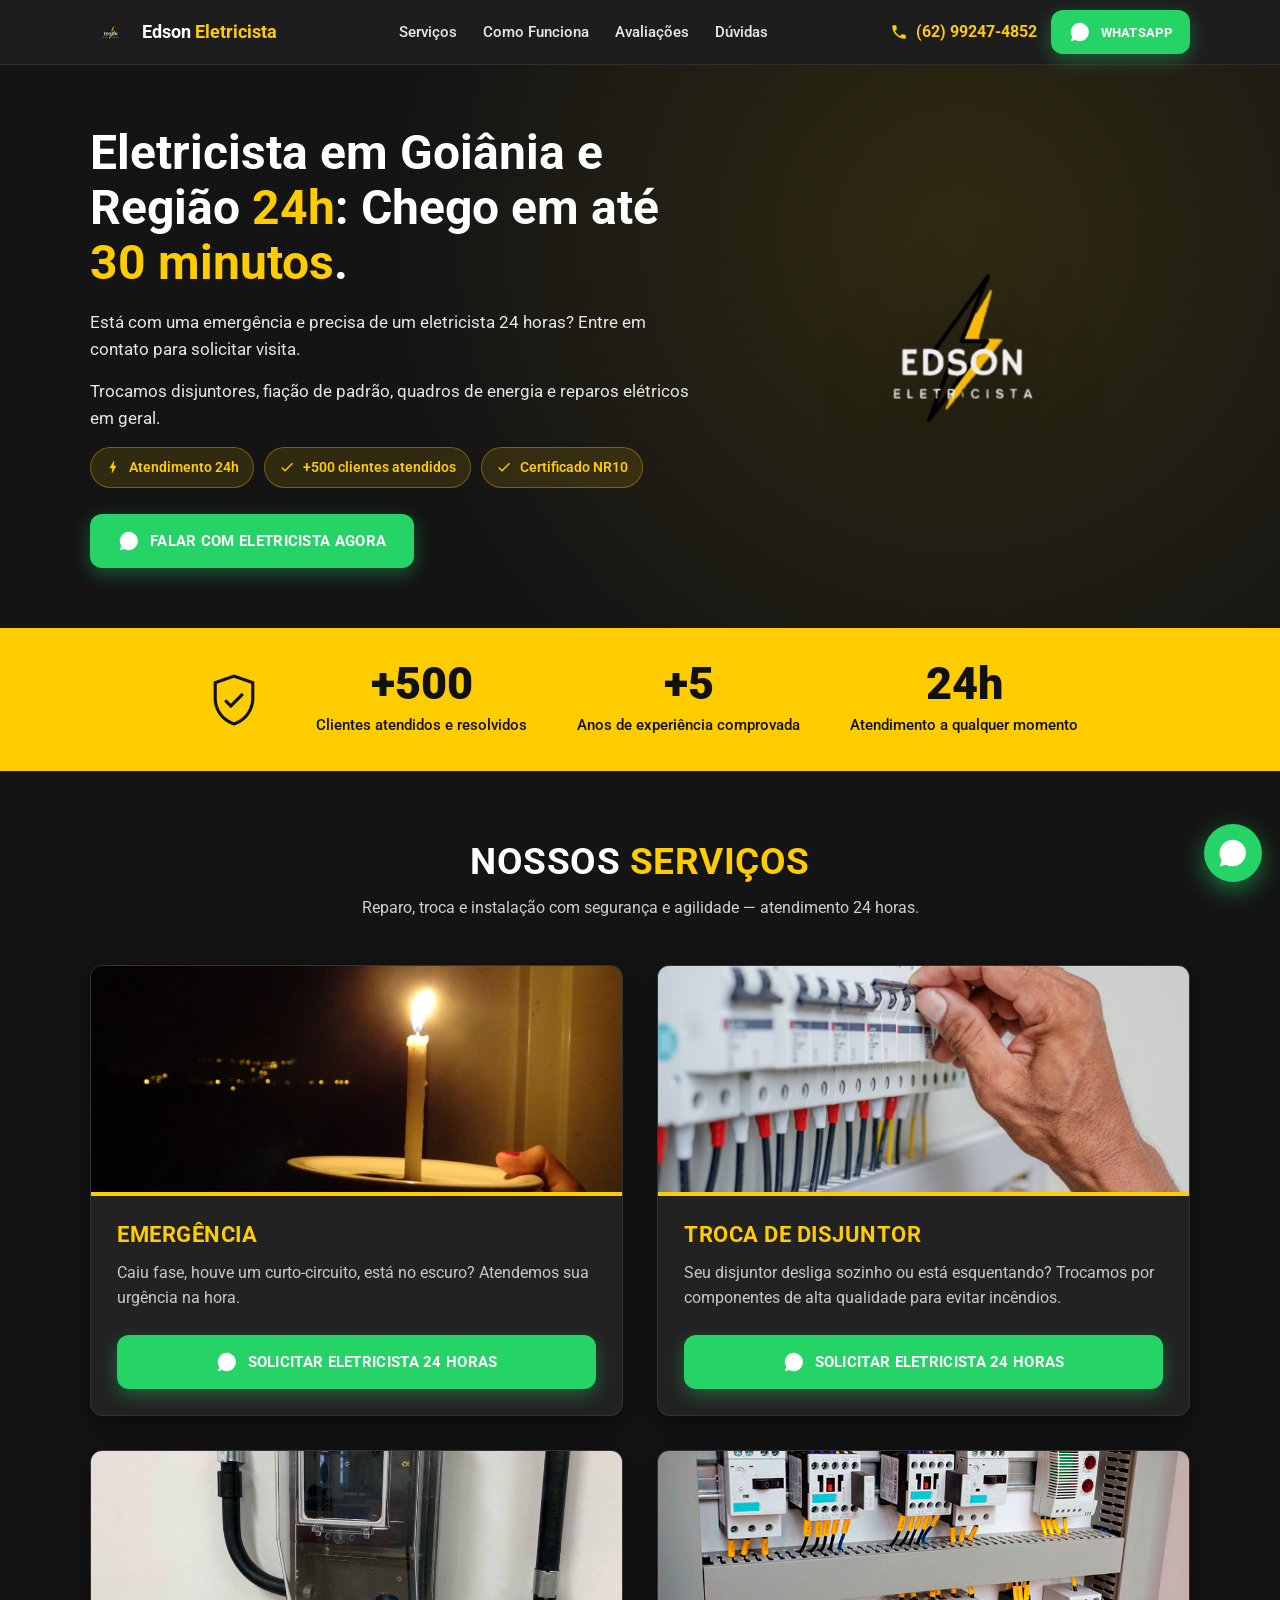
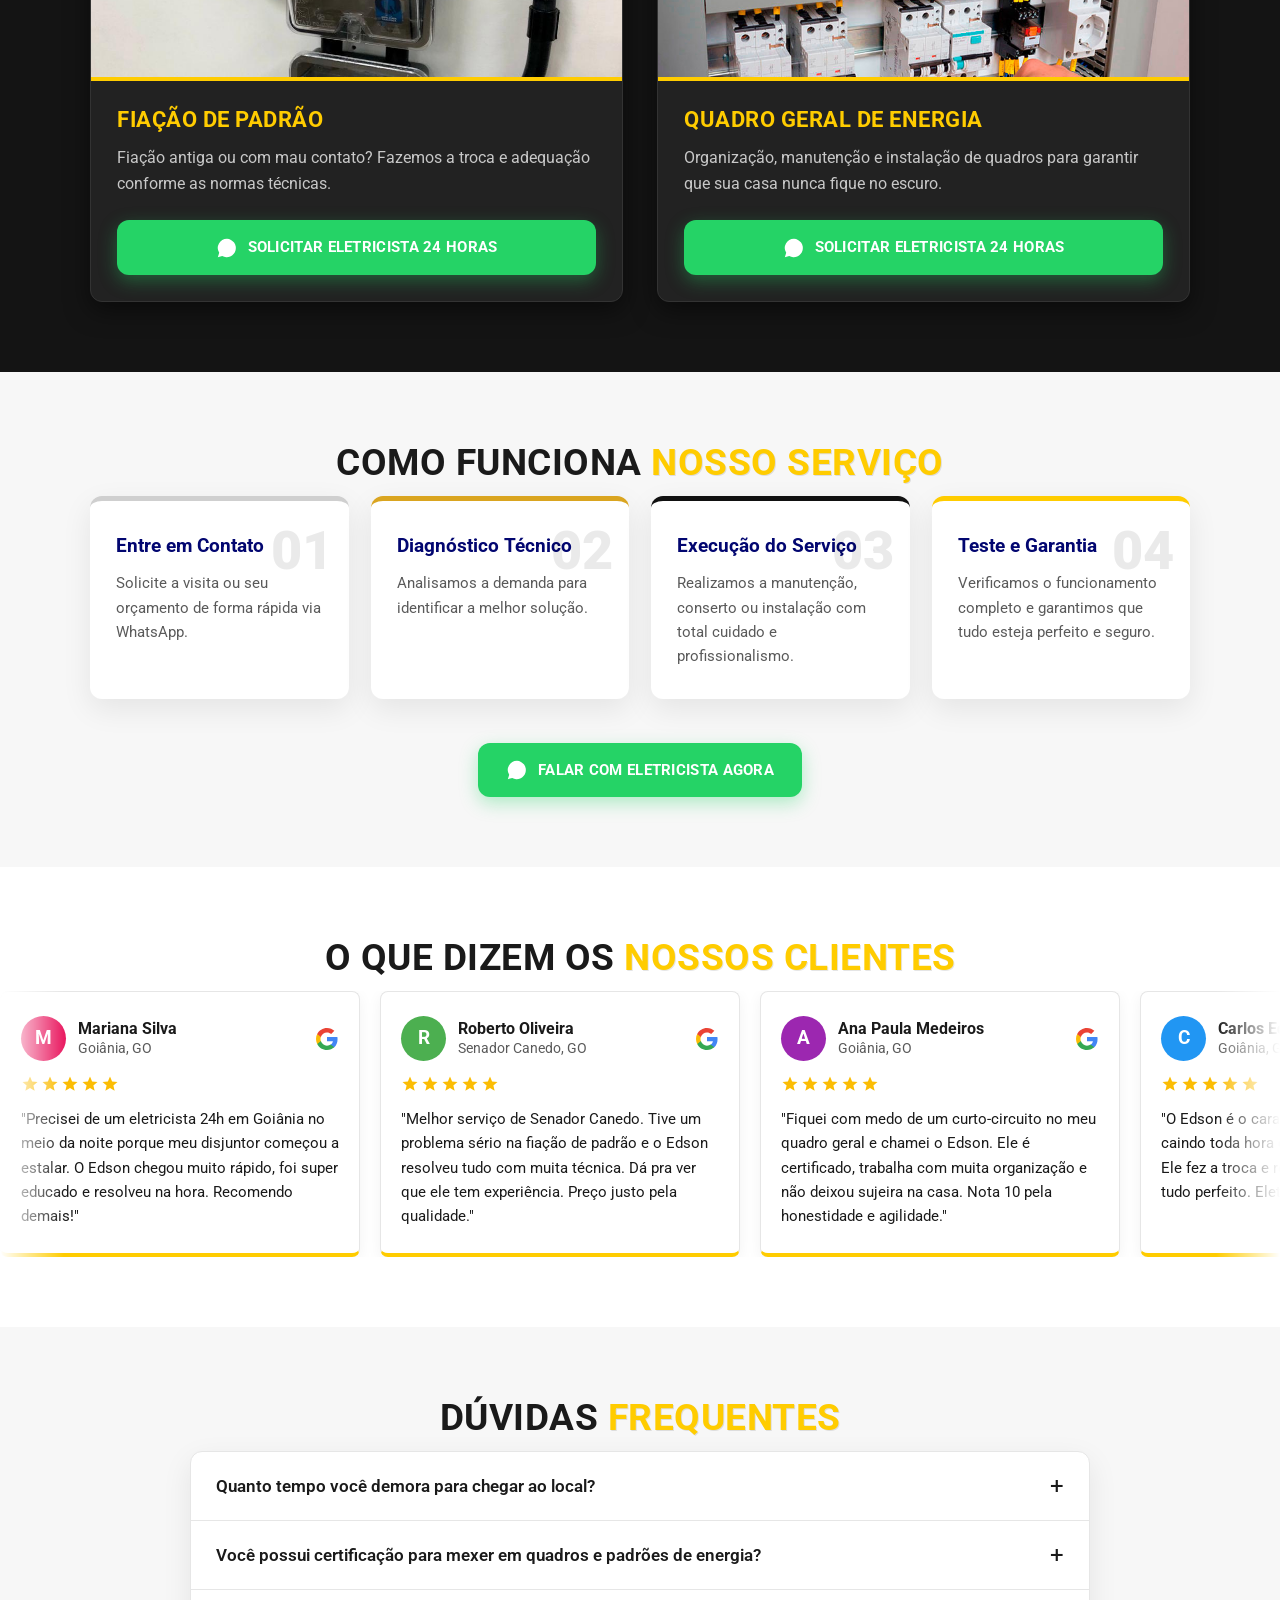
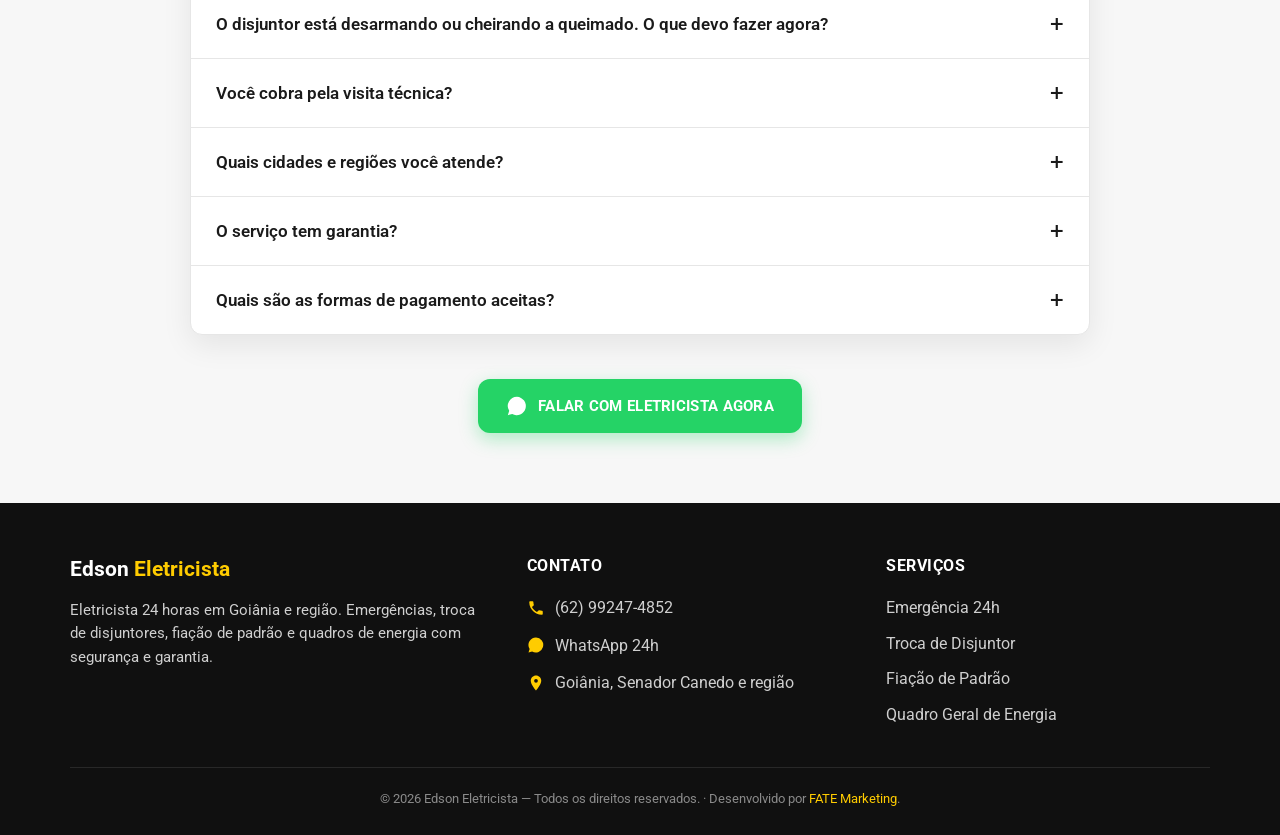
<file: index.html>
<!DOCTYPE html>
<html lang="pt-BR">
<head>
  <meta charset="UTF-8">
  <meta name="viewport" content="width=device-width, initial-scale=1.0">

  <title>Eletricista 24 Horas | Edson Eletricista | Goiânia</title>
  <meta name="description" content="Atendimento rápido em emergências elétricas, troca de disjuntores e mais. Contate-nos para serviços elétricos de qualidade!">
  <link rel="canonical" href="https://www.edsoneletricista.com.br/">
  <meta name="robots" content="index, follow, max-image-preview:large">
  <meta name="theme-color" content="#141414">
  <meta name="geo.region" content="BR-GO">
  <meta name="geo.placename" content="Goiânia">

  <meta property="og:type" content="website">
  <meta property="og:site_name" content="Edson Eletricista">
  <meta property="og:locale" content="pt_BR">
  <meta property="og:title" content="Eletricista 24 Horas | Edson Eletricista | Goiânia">
  <meta property="og:description" content="Eletricista 24h em Goiânia e região. Chego em até 30 minutos para emergências, troca de disjuntores, fiação de padrão e quadros de energia.">
  <meta property="og:url" content="https://www.edsoneletricista.com.br/">
  <meta property="og:image" content="https://www.edsoneletricista.com.br/assets/img/hero.png">
  <meta name="twitter:card" content="summary_large_image">

  <link rel="icon" href="/assets/img/hero.png">
  <link rel="apple-touch-icon" href="/assets/img/hero.png">

  <link rel="preconnect" href="https://fonts.googleapis.com">
  <link rel="preconnect" href="https://fonts.gstatic.com" crossorigin>
  <link href="https://fonts.googleapis.com/css2?family=Roboto:wght@300;400;500;700;900&display=swap" rel="stylesheet">

  <link rel="stylesheet" href="/assets/css/style.css">

  <script type="application/ld+json">
  {
    "@context": "https://schema.org",
    "@graph": [
      {
        "@type": "Electrician",
        "@id": "https://www.edsoneletricista.com.br/#business",
        "name": "Edson Eletricista",
        "image": "https://www.edsoneletricista.com.br/assets/img/hero.png",
        "url": "https://www.edsoneletricista.com.br/",
        "telephone": "+55-62-99247-4852",
        "priceRange": "$$",
        "description": "Eletricista 24 horas em Goiânia e região. Emergências elétricas, troca de disjuntores, fiação de padrão e quadros de energia.",
        "areaServed": [ { "@type": "City", "name": "Goiânia" }, { "@type": "City", "name": "Senador Canedo" }, { "@type": "City", "name": "Aparecida de Goiânia" } ],
        "address": { "@type": "PostalAddress", "addressRegion": "GO", "addressCountry": "BR" },
        "openingHours": "Mo-Su 00:00-23:59"
      },
      {
        "@type": "FAQPage",
        "mainEntity": [
          { "@type": "Question", "name": "Quanto tempo você demora para chegar ao local?", "acceptedAnswer": { "@type": "Answer", "text": "Atendemos com prioridade máxima em Goiânia e Senador Canedo. Em casos de emergência, o tempo médio de chegada é de até 45 minutos, dependendo da sua localização exata." } },
          { "@type": "Question", "name": "Você possui certificação para mexer em quadros e padrões de energia?", "acceptedAnswer": { "@type": "Answer", "text": "Sim. Sou profissional certificado pela norma NR10, regulamentação obrigatória de segurança para trabalhos com eletricidade, com mais de 5 anos de experiência prática." } },
          { "@type": "Question", "name": "O disjuntor está desarmando ou cheirando a queimado. O que devo fazer?", "acceptedAnswer": { "@type": "Answer", "text": "Para sua segurança, desligue a chave geral imediatamente e não mexa na fiação. É sinal de sobrecarga ou curto-circuito. Entre em contato para o diagnóstico técnico com os equipamentos corretos." } },
          { "@type": "Question", "name": "Você cobra pela visita técnica?", "acceptedAnswer": { "@type": "Answer", "text": "Trabalhamos com um valor de visita técnica que é abatido do serviço caso você feche o conserto conosco. Preço justo e transparente, sem surpresas." } },
          { "@type": "Question", "name": "Quais cidades e regiões você atende?", "acceptedAnswer": { "@type": "Answer", "text": "Atendemos toda a cidade de Goiânia e cidades satélites, com foco especial em Senador Canedo e Aparecida de Goiânia." } },
          { "@type": "Question", "name": "O serviço tem garantia?", "acceptedAnswer": { "@type": "Answer", "text": "Sim. Troca de disjuntor, manutenção de padrão e organização de quadro geral têm garantia técnica. Se o problema persistir, voltamos ao local sem custo adicional." } },
          { "@type": "Question", "name": "Quais são as formas de pagamento aceitas?", "acceptedAnswer": { "@type": "Answer", "text": "Aceitamos PIX, cartões de débito e crédito, com possibilidade de parcelamento." } }
        ]
      }
    ]
  }
  </script>
</head>

<body>

  <!-- ===================== HEADER ===================== -->
  <header class="site-header" id="site-header">
    <div class="site-header__inner">
      <a href="#topo" class="site-header__logo" aria-label="Edson Eletricista">
        <img src="/assets/img/hero.png" alt="" height="42">
        <b>Edson <span>Eletricista</span></b>
      </a>
      <button class="nav-toggle" id="nav-toggle" aria-label="Abrir menu" aria-expanded="false"><span></span><span></span><span></span></button>
      <nav class="site-nav" id="site-nav" aria-label="Menu">
        <a href="#servicos">Serviços</a>
        <a href="#como-funciona">Como Funciona</a>
        <a href="#avaliacoes">Avaliações</a>
        <a href="#faq">Dúvidas</a>
      </nav>
      <div class="header-cta">
        <a href="tel:+5562992474852" class="header-phone"><svg viewBox="0 0 24 24" aria-hidden="true"><path d="M6.62 10.79c1.44 2.83 3.76 5.14 6.59 6.59l2.2-2.2c.27-.27.67-.36 1.02-.24 1.12.37 2.33.57 3.57.57.55 0 1 .45 1 1V20c0 .55-.45 1-1 1-9.39 0-17-7.61-17-17 0-.55.45-1 1-1h3.5c.55 0 1 .45 1 1 0 1.25.2 2.45.57 3.57.11.35.03.74-.25 1.02l-2.2 2.2z"/></svg><span>(62) 99247-4852</span></a>
        <a href="https://wa.me/5562992474852?text=Ol%C3%A1%2C%20vim%20do%20site%20e%20preciso%20de%20um%20Eletricista" class="btn btn--wa btn--sm" target="_blank" rel="noopener"><svg viewBox="0 0 24 24" aria-hidden="true"><path d="M17.5 14.4c-.3-.15-1.77-.87-2.04-.97-.27-.1-.47-.15-.67.15-.2.3-.77.97-.94 1.17-.17.2-.35.22-.65.07-.3-.15-1.26-.46-2.4-1.48-.9-.8-1.5-1.77-1.67-2.07-.17-.3-.02-.46.13-.6.13-.13.3-.35.45-.52.15-.17.2-.3.3-.5.1-.2.05-.37-.02-.52-.07-.15-.67-1.62-.92-2.22-.24-.58-.49-.5-.67-.5h-.57c-.2 0-.52.07-.8.37-.27.3-1.04 1.02-1.04 2.5s1.07 2.9 1.22 3.1c.15.2 2.1 3.2 5.08 4.48 3.02 1.3 3.02.87 3.57.82.55-.05 1.77-.72 2.02-1.42.25-.7.25-1.3.17-1.42-.07-.12-.27-.2-.57-.35zM12 2a10 10 0 0 0-8.5 15.3L2 22l4.8-1.26A10 10 0 1 0 12 2z"/></svg>WhatsApp</a>
      </div>
    </div>
  </header>

  <!-- ===================== HERO ===================== -->
  <section class="hero" id="topo">
    <div class="container">
      <div class="hero__grid">
        <div>
          <h1 class="hero__title">Eletricista em Goiânia e Região <span class="hl">24h</span>: Chego em até <span class="hl">30 minutos</span>.</h1>
          <p class="hero__text">Está com uma emergência e precisa de um eletricista 24 horas? Entre em contato para solicitar visita.</p>
          <p class="hero__text">Trocamos disjuntores, fiação de padrão, quadros de energia e reparos elétricos em geral.</p>
          <div class="hero__badges">
            <span class="hero__badge"><svg viewBox="0 0 24 24" aria-hidden="true"><path d="M11 21h-1l1-7H7.5c-.88 0-.33-.75-.31-.78C8.48 10.94 10.42 7.54 13.01 3h1l-1 7h3.51c.4 0 .62.19.4.66C12.97 17.55 11 21 11 21z"/></svg>Atendimento 24h</span>
            <span class="hero__badge"><svg viewBox="0 0 24 24" aria-hidden="true"><path d="M9 16.2 4.8 12l-1.4 1.4L9 19 21 7l-1.4-1.4z"/></svg>+500 clientes atendidos</span>
            <span class="hero__badge"><svg viewBox="0 0 24 24" aria-hidden="true"><path d="M9 16.2 4.8 12l-1.4 1.4L9 19 21 7l-1.4-1.4z"/></svg>Certificado NR10</span>
          </div>
          <a href="https://wa.me/5562992474852?text=Ol%C3%A1%2C%20vim%20do%20site%20e%20preciso%20de%20um%20Eletricista" class="btn btn--wa" target="_blank" rel="noopener"><svg viewBox="0 0 24 24" aria-hidden="true"><path d="M17.5 14.4c-.3-.15-1.77-.87-2.04-.97-.27-.1-.47-.15-.67.15-.2.3-.77.97-.94 1.17-.17.2-.35.22-.65.07-.3-.15-1.26-.46-2.4-1.48-.9-.8-1.5-1.77-1.67-2.07-.17-.3-.02-.46.13-.6.13-.13.3-.35.45-.52.15-.17.2-.3.3-.5.1-.2.05-.37-.02-.52-.07-.15-.67-1.62-.92-2.22-.24-.58-.49-.5-.67-.5h-.57c-.2 0-.52.07-.8.37-.27.3-1.04 1.02-1.04 2.5s1.07 2.9 1.22 3.1c.15.2 2.1 3.2 5.08 4.48 3.02 1.3 3.02.87 3.57.82.55-.05 1.77-.72 2.02-1.42.25-.7.25-1.3.17-1.42-.07-.12-.27-.2-.57-.35zM12 2a10 10 0 0 0-8.5 15.3L2 22l4.8-1.26A10 10 0 1 0 12 2z"/></svg>Falar com Eletricista Agora</a>
        </div>
        <div class="hero__media"><img src="/assets/img/hero.png" alt="Edson Eletricista — atendimento 24 horas" fetchpriority="high"></div>
      </div>
    </div>
  </section>

  <!-- ===================== STATS ===================== -->
  <section class="stats" aria-label="Números da empresa">
    <div class="stats__inner">
      <div class="stat__shield" aria-hidden="true"><svg viewBox="0 0 100 100"><path d="m35.5 82.398c4.1992 3.3008 8.8008 5.6992 13.801 7.3008l0.69922 0.30078 0.69922-0.19922c5-1.6016 9.6016-4.1016 13.801-7.3008 11-8.6016 17.301-21.5 17.301-35.301v-26.199l-31.801-11-31.801 11v26.199c0 13.801 6.3008 26.699 17.301 35.199zm-12.398-57.898 26.898-9.3008 26.898 9.3008v22.699c0 12.398-5.6016 23.801-15.301 31.398-3.5 2.8008-7.3984 4.8984-11.5 6.3008-4.1016-1.3984-8-3.5-11.5-6.3008-9.8984-7.5977-15.496-19.098-15.496-31.398z"/><path d="m65.602 42.301-3.5-3.5-17.102 17.199-7.1016-7.1016-3.5 3.5 10.602 10.5z"/></svg></div>
      <div class="stat"><b>+500</b><span>Clientes atendidos e resolvidos</span></div>
      <div class="stat"><b>+5</b><span>Anos de experiência comprovada</span></div>
      <div class="stat"><b>24h</b><span>Atendimento a qualquer momento</span></div>
    </div>
  </section>

  <main>

    <!-- ============ SERVIÇOS ============ -->
    <section class="section section--dark" id="servicos" aria-labelledby="svc-title">
      <div class="container">
        <h2 class="section-title" id="svc-title">Nossos <span class="hl">Serviços</span></h2>
        <p class="section-sub">Reparo, troca e instalação com segurança e agilidade — atendimento 24 horas.</p>
        <div class="services-grid">
          <article class="service-card">
            <div class="service-img"><img src="/assets/img/svc-emergencia.jpg" alt="Emergência elétrica" loading="lazy"></div>
            <div class="service-body">
              <h3>Emergência</h3>
              <p>Caiu fase, houve um curto-circuito, está no escuro? Atendemos sua urgência na hora.</p>
              <a href="https://wa.me/5562992474852?text=Ol%C3%A1%2C%20vim%20do%20site%20e%20preciso%20de%20um%20Eletricista" class="btn btn--wa" target="_blank" rel="noopener"><svg viewBox="0 0 24 24" aria-hidden="true"><path d="M17.5 14.4c-.3-.15-1.77-.87-2.04-.97-.27-.1-.47-.15-.67.15-.2.3-.77.97-.94 1.17-.17.2-.35.22-.65.07-.3-.15-1.26-.46-2.4-1.48-.9-.8-1.5-1.77-1.67-2.07-.17-.3-.02-.46.13-.6.13-.13.3-.35.45-.52.15-.17.2-.3.3-.5.1-.2.05-.37-.02-.52-.07-.15-.67-1.62-.92-2.22-.24-.58-.49-.5-.67-.5h-.57c-.2 0-.52.07-.8.37-.27.3-1.04 1.02-1.04 2.5s1.07 2.9 1.22 3.1c.15.2 2.1 3.2 5.08 4.48 3.02 1.3 3.02.87 3.57.82.55-.05 1.77-.72 2.02-1.42.25-.7.25-1.3.17-1.42-.07-.12-.27-.2-.57-.35zM12 2a10 10 0 0 0-8.5 15.3L2 22l4.8-1.26A10 10 0 1 0 12 2z"/></svg>Solicitar Eletricista 24 Horas</a>
            </div>
          </article>
          <article class="service-card">
            <div class="service-img"><img src="/assets/img/svc-disjuntor.jpg" alt="Troca de disjuntor" loading="lazy"></div>
            <div class="service-body">
              <h3>Troca de Disjuntor</h3>
              <p>Seu disjuntor desliga sozinho ou está esquentando? Trocamos por componentes de alta qualidade para evitar incêndios.</p>
              <a href="https://wa.me/5562992474852?text=Ol%C3%A1%2C%20vim%20do%20site%20e%20preciso%20de%20um%20Eletricista" class="btn btn--wa" target="_blank" rel="noopener"><svg viewBox="0 0 24 24" aria-hidden="true"><path d="M17.5 14.4c-.3-.15-1.77-.87-2.04-.97-.27-.1-.47-.15-.67.15-.2.3-.77.97-.94 1.17-.17.2-.35.22-.65.07-.3-.15-1.26-.46-2.4-1.48-.9-.8-1.5-1.77-1.67-2.07-.17-.3-.02-.46.13-.6.13-.13.3-.35.45-.52.15-.17.2-.3.3-.5.1-.2.05-.37-.02-.52-.07-.15-.67-1.62-.92-2.22-.24-.58-.49-.5-.67-.5h-.57c-.2 0-.52.07-.8.37-.27.3-1.04 1.02-1.04 2.5s1.07 2.9 1.22 3.1c.15.2 2.1 3.2 5.08 4.48 3.02 1.3 3.02.87 3.57.82.55-.05 1.77-.72 2.02-1.42.25-.7.25-1.3.17-1.42-.07-.12-.27-.2-.57-.35zM12 2a10 10 0 0 0-8.5 15.3L2 22l4.8-1.26A10 10 0 1 0 12 2z"/></svg>Solicitar Eletricista 24 Horas</a>
            </div>
          </article>
          <article class="service-card">
            <div class="service-img"><img src="/assets/img/svc-fiacao.jpg" alt="Fiação de padrão" loading="lazy"></div>
            <div class="service-body">
              <h3>Fiação de Padrão</h3>
              <p>Fiação antiga ou com mau contato? Fazemos a troca e adequação conforme as normas técnicas.</p>
              <a href="https://wa.me/5562992474852?text=Ol%C3%A1%2C%20vim%20do%20site%20e%20preciso%20de%20um%20Eletricista" class="btn btn--wa" target="_blank" rel="noopener"><svg viewBox="0 0 24 24" aria-hidden="true"><path d="M17.5 14.4c-.3-.15-1.77-.87-2.04-.97-.27-.1-.47-.15-.67.15-.2.3-.77.97-.94 1.17-.17.2-.35.22-.65.07-.3-.15-1.26-.46-2.4-1.48-.9-.8-1.5-1.77-1.67-2.07-.17-.3-.02-.46.13-.6.13-.13.3-.35.45-.52.15-.17.2-.3.3-.5.1-.2.05-.37-.02-.52-.07-.15-.67-1.62-.92-2.22-.24-.58-.49-.5-.67-.5h-.57c-.2 0-.52.07-.8.37-.27.3-1.04 1.02-1.04 2.5s1.07 2.9 1.22 3.1c.15.2 2.1 3.2 5.08 4.48 3.02 1.3 3.02.87 3.57.82.55-.05 1.77-.72 2.02-1.42.25-.7.25-1.3.17-1.42-.07-.12-.27-.2-.57-.35zM12 2a10 10 0 0 0-8.5 15.3L2 22l4.8-1.26A10 10 0 1 0 12 2z"/></svg>Solicitar Eletricista 24 Horas</a>
            </div>
          </article>
          <article class="service-card">
            <div class="service-img"><img src="/assets/img/svc-quadro.jpg" alt="Quadro geral de energia" loading="lazy"></div>
            <div class="service-body">
              <h3>Quadro Geral de Energia</h3>
              <p>Organização, manutenção e instalação de quadros para garantir que sua casa nunca fique no escuro.</p>
              <a href="https://wa.me/5562992474852?text=Ol%C3%A1%2C%20vim%20do%20site%20e%20preciso%20de%20um%20Eletricista" class="btn btn--wa" target="_blank" rel="noopener"><svg viewBox="0 0 24 24" aria-hidden="true"><path d="M17.5 14.4c-.3-.15-1.77-.87-2.04-.97-.27-.1-.47-.15-.67.15-.2.3-.77.97-.94 1.17-.17.2-.35.22-.65.07-.3-.15-1.26-.46-2.4-1.48-.9-.8-1.5-1.77-1.67-2.07-.17-.3-.02-.46.13-.6.13-.13.3-.35.45-.52.15-.17.2-.3.3-.5.1-.2.05-.37-.02-.52-.07-.15-.67-1.62-.92-2.22-.24-.58-.49-.5-.67-.5h-.57c-.2 0-.52.07-.8.37-.27.3-1.04 1.02-1.04 2.5s1.07 2.9 1.22 3.1c.15.2 2.1 3.2 5.08 4.48 3.02 1.3 3.02.87 3.57.82.55-.05 1.77-.72 2.02-1.42.25-.7.25-1.3.17-1.42-.07-.12-.27-.2-.57-.35zM12 2a10 10 0 0 0-8.5 15.3L2 22l4.8-1.26A10 10 0 1 0 12 2z"/></svg>Solicitar Eletricista 24 Horas</a>
            </div>
          </article>
        </div>
      </div>
    </section>

    <!-- ============ COMO FUNCIONA ============ -->
    <section class="section section--soft" id="como-funciona" aria-labelledby="proc-title">
      <div class="container">
        <h2 class="section-title" id="proc-title">Como funciona <span class="hl">nosso serviço</span></h2>
        <div class="process-grid">
          <div class="process-card"><span class="num">01</span><h3>Entre em Contato</h3><p>Solicite a visita ou seu orçamento de forma rápida via WhatsApp.</p></div>
          <div class="process-card"><span class="num">02</span><h3>Diagnóstico Técnico</h3><p>Analisamos a demanda para identificar a melhor solução.</p></div>
          <div class="process-card"><span class="num">03</span><h3>Execução do Serviço</h3><p>Realizamos a manutenção, conserto ou instalação com total cuidado e profissionalismo.</p></div>
          <div class="process-card"><span class="num">04</span><h3>Teste e Garantia</h3><p>Verificamos o funcionamento completo e garantimos que tudo esteja perfeito e seguro.</p></div>
        </div>
        <div class="cta-center"><a href="https://wa.me/5562992474852?text=Ol%C3%A1%2C%20vim%20do%20site%20e%20preciso%20de%20um%20Eletricista" class="btn btn--wa" target="_blank" rel="noopener"><svg viewBox="0 0 24 24" aria-hidden="true"><path d="M17.5 14.4c-.3-.15-1.77-.87-2.04-.97-.27-.1-.47-.15-.67.15-.2.3-.77.97-.94 1.17-.17.2-.35.22-.65.07-.3-.15-1.26-.46-2.4-1.48-.9-.8-1.5-1.77-1.67-2.07-.17-.3-.02-.46.13-.6.13-.13.3-.35.45-.52.15-.17.2-.3.3-.5.1-.2.05-.37-.02-.52-.07-.15-.67-1.62-.92-2.22-.24-.58-.49-.5-.67-.5h-.57c-.2 0-.52.07-.8.37-.27.3-1.04 1.02-1.04 2.5s1.07 2.9 1.22 3.1c.15.2 2.1 3.2 5.08 4.48 3.02 1.3 3.02.87 3.57.82.55-.05 1.77-.72 2.02-1.42.25-.7.25-1.3.17-1.42-.07-.12-.27-.2-.57-.35zM12 2a10 10 0 0 0-8.5 15.3L2 22l4.8-1.26A10 10 0 1 0 12 2z"/></svg>Falar com Eletricista Agora</a></div>
      </div>
    </section>

    <!-- ============ AVALIAÇÕES ============ -->
    <section class="section" id="avaliacoes" aria-labelledby="rev-title">
      <div class="container">
        <h2 class="section-title" id="rev-title">O que dizem os <span class="hl">nossos clientes</span></h2>
      </div>
      <div class="reviews-mask">
        <div class="reviews-track" id="reviews-track">
          <div class="review-card"><div class="review-head"><div class="review-avatar" style="background:#E91E63">M</div><div class="review-user"><b>Mariana Silva</b><span>Goiânia, GO</span></div><img class="review-g" src="/assets/img/google-g.svg" alt="Google" loading="lazy"></div><div class="review-stars"><svg viewBox="0 0 24 24"><path d="M12 17.27 18.18 21l-1.64-7.03L22 9.24l-7.19-.61L12 2 9.19 8.63 2 9.24l5.46 4.73L5.82 21z"/></svg><svg viewBox="0 0 24 24"><path d="M12 17.27 18.18 21l-1.64-7.03L22 9.24l-7.19-.61L12 2 9.19 8.63 2 9.24l5.46 4.73L5.82 21z"/></svg><svg viewBox="0 0 24 24"><path d="M12 17.27 18.18 21l-1.64-7.03L22 9.24l-7.19-.61L12 2 9.19 8.63 2 9.24l5.46 4.73L5.82 21z"/></svg><svg viewBox="0 0 24 24"><path d="M12 17.27 18.18 21l-1.64-7.03L22 9.24l-7.19-.61L12 2 9.19 8.63 2 9.24l5.46 4.73L5.82 21z"/></svg><svg viewBox="0 0 24 24"><path d="M12 17.27 18.18 21l-1.64-7.03L22 9.24l-7.19-.61L12 2 9.19 8.63 2 9.24l5.46 4.73L5.82 21z"/></svg></div><div class="review-text">"Precisei de um eletricista 24h em Goiânia no meio da noite porque meu disjuntor começou a estalar. O Edson chegou muito rápido, foi super educado e resolveu na hora. Recomendo demais!"</div></div>
          <div class="review-card"><div class="review-head"><div class="review-avatar" style="background:#4CAF50">R</div><div class="review-user"><b>Roberto Oliveira</b><span>Senador Canedo, GO</span></div><img class="review-g" src="/assets/img/google-g.svg" alt="Google" loading="lazy"></div><div class="review-stars"><svg viewBox="0 0 24 24"><path d="M12 17.27 18.18 21l-1.64-7.03L22 9.24l-7.19-.61L12 2 9.19 8.63 2 9.24l5.46 4.73L5.82 21z"/></svg><svg viewBox="0 0 24 24"><path d="M12 17.27 18.18 21l-1.64-7.03L22 9.24l-7.19-.61L12 2 9.19 8.63 2 9.24l5.46 4.73L5.82 21z"/></svg><svg viewBox="0 0 24 24"><path d="M12 17.27 18.18 21l-1.64-7.03L22 9.24l-7.19-.61L12 2 9.19 8.63 2 9.24l5.46 4.73L5.82 21z"/></svg><svg viewBox="0 0 24 24"><path d="M12 17.27 18.18 21l-1.64-7.03L22 9.24l-7.19-.61L12 2 9.19 8.63 2 9.24l5.46 4.73L5.82 21z"/></svg><svg viewBox="0 0 24 24"><path d="M12 17.27 18.18 21l-1.64-7.03L22 9.24l-7.19-.61L12 2 9.19 8.63 2 9.24l5.46 4.73L5.82 21z"/></svg></div><div class="review-text">"Melhor serviço de Senador Canedo. Tive um problema sério na fiação de padrão e o Edson resolveu tudo com muita técnica. Dá pra ver que ele tem experiência. Preço justo pela qualidade."</div></div>
          <div class="review-card"><div class="review-head"><div class="review-avatar" style="background:#9C27B0">A</div><div class="review-user"><b>Ana Paula Medeiros</b><span>Goiânia, GO</span></div><img class="review-g" src="/assets/img/google-g.svg" alt="Google" loading="lazy"></div><div class="review-stars"><svg viewBox="0 0 24 24"><path d="M12 17.27 18.18 21l-1.64-7.03L22 9.24l-7.19-.61L12 2 9.19 8.63 2 9.24l5.46 4.73L5.82 21z"/></svg><svg viewBox="0 0 24 24"><path d="M12 17.27 18.18 21l-1.64-7.03L22 9.24l-7.19-.61L12 2 9.19 8.63 2 9.24l5.46 4.73L5.82 21z"/></svg><svg viewBox="0 0 24 24"><path d="M12 17.27 18.18 21l-1.64-7.03L22 9.24l-7.19-.61L12 2 9.19 8.63 2 9.24l5.46 4.73L5.82 21z"/></svg><svg viewBox="0 0 24 24"><path d="M12 17.27 18.18 21l-1.64-7.03L22 9.24l-7.19-.61L12 2 9.19 8.63 2 9.24l5.46 4.73L5.82 21z"/></svg><svg viewBox="0 0 24 24"><path d="M12 17.27 18.18 21l-1.64-7.03L22 9.24l-7.19-.61L12 2 9.19 8.63 2 9.24l5.46 4.73L5.82 21z"/></svg></div><div class="review-text">"Fiquei com medo de um curto-circuito no meu quadro geral e chamei o Edson. Ele é certificado, trabalha com muita organização e não deixou sujeira na casa. Nota 10 pela honestidade e agilidade."</div></div>
          <div class="review-card"><div class="review-head"><div class="review-avatar" style="background:#2196F3">C</div><div class="review-user"><b>Carlos Eduardo</b><span>Goiânia, GO</span></div><img class="review-g" src="/assets/img/google-g.svg" alt="Google" loading="lazy"></div><div class="review-stars"><svg viewBox="0 0 24 24"><path d="M12 17.27 18.18 21l-1.64-7.03L22 9.24l-7.19-.61L12 2 9.19 8.63 2 9.24l5.46 4.73L5.82 21z"/></svg><svg viewBox="0 0 24 24"><path d="M12 17.27 18.18 21l-1.64-7.03L22 9.24l-7.19-.61L12 2 9.19 8.63 2 9.24l5.46 4.73L5.82 21z"/></svg><svg viewBox="0 0 24 24"><path d="M12 17.27 18.18 21l-1.64-7.03L22 9.24l-7.19-.61L12 2 9.19 8.63 2 9.24l5.46 4.73L5.82 21z"/></svg><svg viewBox="0 0 24 24"><path d="M12 17.27 18.18 21l-1.64-7.03L22 9.24l-7.19-.61L12 2 9.19 8.63 2 9.24l5.46 4.73L5.82 21z"/></svg><svg viewBox="0 0 24 24"><path d="M12 17.27 18.18 21l-1.64-7.03L22 9.24l-7.19-.61L12 2 9.19 8.63 2 9.24l5.46 4.73L5.82 21z"/></svg></div><div class="review-text">"O Edson é o cara! Estava com o disjuntor caindo toda hora que ligava o ar-condicionado. Ele fez a troca e revisou a fiação. Agora está tudo perfeito. Eletricista de confiança."</div></div>
          <div class="review-card"><div class="review-head"><div class="review-avatar" style="background:#FF9800">P</div><div class="review-user"><b>Patrícia Costa</b><span>Goiânia, GO</span></div><img class="review-g" src="/assets/img/google-g.svg" alt="Google" loading="lazy"></div><div class="review-stars"><svg viewBox="0 0 24 24"><path d="M12 17.27 18.18 21l-1.64-7.03L22 9.24l-7.19-.61L12 2 9.19 8.63 2 9.24l5.46 4.73L5.82 21z"/></svg><svg viewBox="0 0 24 24"><path d="M12 17.27 18.18 21l-1.64-7.03L22 9.24l-7.19-.61L12 2 9.19 8.63 2 9.24l5.46 4.73L5.82 21z"/></svg><svg viewBox="0 0 24 24"><path d="M12 17.27 18.18 21l-1.64-7.03L22 9.24l-7.19-.61L12 2 9.19 8.63 2 9.24l5.46 4.73L5.82 21z"/></svg><svg viewBox="0 0 24 24"><path d="M12 17.27 18.18 21l-1.64-7.03L22 9.24l-7.19-.61L12 2 9.19 8.63 2 9.24l5.46 4.73L5.82 21z"/></svg><svg viewBox="0 0 24 24"><path d="M12 17.27 18.18 21l-1.64-7.03L22 9.24l-7.19-.61L12 2 9.19 8.63 2 9.24l5.46 4.73L5.82 21z"/></svg></div><div class="review-text">"Atendimento excelente! Liguei procurando um eletricista 24h em Goiânia e ele me atendeu prontamente. Resolveu um problema no meu padrão de energia que outros não conseguiram."</div></div>
          <div class="review-card"><div class="review-head"><div class="review-avatar" style="background:#607D8B">J</div><div class="review-user"><b>João Ricardo</b><span>Goiânia, GO</span></div><img class="review-g" src="/assets/img/google-g.svg" alt="Google" loading="lazy"></div><div class="review-stars"><svg viewBox="0 0 24 24"><path d="M12 17.27 18.18 21l-1.64-7.03L22 9.24l-7.19-.61L12 2 9.19 8.63 2 9.24l5.46 4.73L5.82 21z"/></svg><svg viewBox="0 0 24 24"><path d="M12 17.27 18.18 21l-1.64-7.03L22 9.24l-7.19-.61L12 2 9.19 8.63 2 9.24l5.46 4.73L5.82 21z"/></svg><svg viewBox="0 0 24 24"><path d="M12 17.27 18.18 21l-1.64-7.03L22 9.24l-7.19-.61L12 2 9.19 8.63 2 9.24l5.46 4.73L5.82 21z"/></svg><svg viewBox="0 0 24 24"><path d="M12 17.27 18.18 21l-1.64-7.03L22 9.24l-7.19-.61L12 2 9.19 8.63 2 9.24l5.46 4.73L5.82 21z"/></svg><svg viewBox="0 0 24 24"><path d="M12 17.27 18.18 21l-1.64-7.03L22 9.24l-7.19-.61L12 2 9.19 8.63 2 9.24l5.46 4.73L5.82 21z"/></svg></div><div class="review-text">"O que mais gostei foi a transparência. Ele explicou exatamente o que estava acontecendo no meu quadro geral e deu o orçamento antes de começar. Serviço de primeira, 5 estrelas."</div></div>
          <div class="review-card"><div class="review-head"><div class="review-avatar" style="background:#00BCD4">L</div><div class="review-user"><b>Luciana Ferreira</b><span>Senador Canedo, GO</span></div><img class="review-g" src="/assets/img/google-g.svg" alt="Google" loading="lazy"></div><div class="review-stars"><svg viewBox="0 0 24 24"><path d="M12 17.27 18.18 21l-1.64-7.03L22 9.24l-7.19-.61L12 2 9.19 8.63 2 9.24l5.46 4.73L5.82 21z"/></svg><svg viewBox="0 0 24 24"><path d="M12 17.27 18.18 21l-1.64-7.03L22 9.24l-7.19-.61L12 2 9.19 8.63 2 9.24l5.46 4.73L5.82 21z"/></svg><svg viewBox="0 0 24 24"><path d="M12 17.27 18.18 21l-1.64-7.03L22 9.24l-7.19-.61L12 2 9.19 8.63 2 9.24l5.46 4.73L5.82 21z"/></svg><svg viewBox="0 0 24 24"><path d="M12 17.27 18.18 21l-1.64-7.03L22 9.24l-7.19-.61L12 2 9.19 8.63 2 9.24l5.46 4.73L5.82 21z"/></svg><svg viewBox="0 0 24 24"><path d="M12 17.27 18.18 21l-1.64-7.03L22 9.24l-7.19-.61L12 2 9.19 8.63 2 9.24l5.46 4.73L5.82 21z"/></svg></div><div class="review-text">"Excelente profissional. Precisamos de manutenção urgente na fiação de padrão e o Edson foi muito ágil. Educado, uniformizado e conhece as normas de segurança. Me senti muito segura."</div></div>
          <div class="review-card"><div class="review-head"><div class="review-avatar" style="background:#3F51B5">M</div><div class="review-user"><b>Marcos Vinícius</b><span>Goiânia, GO</span></div><img class="review-g" src="/assets/img/google-g.svg" alt="Google" loading="lazy"></div><div class="review-stars"><svg viewBox="0 0 24 24"><path d="M12 17.27 18.18 21l-1.64-7.03L22 9.24l-7.19-.61L12 2 9.19 8.63 2 9.24l5.46 4.73L5.82 21z"/></svg><svg viewBox="0 0 24 24"><path d="M12 17.27 18.18 21l-1.64-7.03L22 9.24l-7.19-.61L12 2 9.19 8.63 2 9.24l5.46 4.73L5.82 21z"/></svg><svg viewBox="0 0 24 24"><path d="M12 17.27 18.18 21l-1.64-7.03L22 9.24l-7.19-.61L12 2 9.19 8.63 2 9.24l5.46 4.73L5.82 21z"/></svg><svg viewBox="0 0 24 24"><path d="M12 17.27 18.18 21l-1.64-7.03L22 9.24l-7.19-.61L12 2 9.19 8.63 2 9.24l5.46 4.73L5.82 21z"/></svg><svg viewBox="0 0 24 24"><path d="M12 17.27 18.18 21l-1.64-7.03L22 9.24l-7.19-.61L12 2 9.19 8.63 2 9.24l5.46 4.73L5.82 21z"/></svg></div><div class="review-text">"Serviço rápido e eficiente. Trocou os disjuntores da minha casa e organizou toda a fiação que estava uma bagunça. Se busca um eletricista 24h sério em Goiânia, pode chamar o Edson."</div></div>
          <!-- cópia p/ loop -->
          <div class="review-card" aria-hidden="true"><div class="review-head"><div class="review-avatar" style="background:#E91E63">M</div><div class="review-user"><b>Mariana Silva</b><span>Goiânia, GO</span></div><img class="review-g" src="/assets/img/google-g.svg" alt="Google" loading="lazy"></div><div class="review-stars"><svg viewBox="0 0 24 24"><path d="M12 17.27 18.18 21l-1.64-7.03L22 9.24l-7.19-.61L12 2 9.19 8.63 2 9.24l5.46 4.73L5.82 21z"/></svg><svg viewBox="0 0 24 24"><path d="M12 17.27 18.18 21l-1.64-7.03L22 9.24l-7.19-.61L12 2 9.19 8.63 2 9.24l5.46 4.73L5.82 21z"/></svg><svg viewBox="0 0 24 24"><path d="M12 17.27 18.18 21l-1.64-7.03L22 9.24l-7.19-.61L12 2 9.19 8.63 2 9.24l5.46 4.73L5.82 21z"/></svg><svg viewBox="0 0 24 24"><path d="M12 17.27 18.18 21l-1.64-7.03L22 9.24l-7.19-.61L12 2 9.19 8.63 2 9.24l5.46 4.73L5.82 21z"/></svg><svg viewBox="0 0 24 24"><path d="M12 17.27 18.18 21l-1.64-7.03L22 9.24l-7.19-.61L12 2 9.19 8.63 2 9.24l5.46 4.73L5.82 21z"/></svg></div><div class="review-text">"Precisei de um eletricista 24h em Goiânia no meio da noite porque meu disjuntor começou a estalar. O Edson chegou muito rápido, foi super educado e resolveu na hora. Recomendo demais!"</div></div>
          <div class="review-card" aria-hidden="true"><div class="review-head"><div class="review-avatar" style="background:#4CAF50">R</div><div class="review-user"><b>Roberto Oliveira</b><span>Senador Canedo, GO</span></div><img class="review-g" src="/assets/img/google-g.svg" alt="Google" loading="lazy"></div><div class="review-stars"><svg viewBox="0 0 24 24"><path d="M12 17.27 18.18 21l-1.64-7.03L22 9.24l-7.19-.61L12 2 9.19 8.63 2 9.24l5.46 4.73L5.82 21z"/></svg><svg viewBox="0 0 24 24"><path d="M12 17.27 18.18 21l-1.64-7.03L22 9.24l-7.19-.61L12 2 9.19 8.63 2 9.24l5.46 4.73L5.82 21z"/></svg><svg viewBox="0 0 24 24"><path d="M12 17.27 18.18 21l-1.64-7.03L22 9.24l-7.19-.61L12 2 9.19 8.63 2 9.24l5.46 4.73L5.82 21z"/></svg><svg viewBox="0 0 24 24"><path d="M12 17.27 18.18 21l-1.64-7.03L22 9.24l-7.19-.61L12 2 9.19 8.63 2 9.24l5.46 4.73L5.82 21z"/></svg><svg viewBox="0 0 24 24"><path d="M12 17.27 18.18 21l-1.64-7.03L22 9.24l-7.19-.61L12 2 9.19 8.63 2 9.24l5.46 4.73L5.82 21z"/></svg></div><div class="review-text">"Melhor serviço de Senador Canedo. Tive um problema sério na fiação de padrão e o Edson resolveu tudo com muita técnica. Dá pra ver que ele tem experiência. Preço justo pela qualidade."</div></div>
          <div class="review-card" aria-hidden="true"><div class="review-head"><div class="review-avatar" style="background:#9C27B0">A</div><div class="review-user"><b>Ana Paula Medeiros</b><span>Goiânia, GO</span></div><img class="review-g" src="/assets/img/google-g.svg" alt="Google" loading="lazy"></div><div class="review-stars"><svg viewBox="0 0 24 24"><path d="M12 17.27 18.18 21l-1.64-7.03L22 9.24l-7.19-.61L12 2 9.19 8.63 2 9.24l5.46 4.73L5.82 21z"/></svg><svg viewBox="0 0 24 24"><path d="M12 17.27 18.18 21l-1.64-7.03L22 9.24l-7.19-.61L12 2 9.19 8.63 2 9.24l5.46 4.73L5.82 21z"/></svg><svg viewBox="0 0 24 24"><path d="M12 17.27 18.18 21l-1.64-7.03L22 9.24l-7.19-.61L12 2 9.19 8.63 2 9.24l5.46 4.73L5.82 21z"/></svg><svg viewBox="0 0 24 24"><path d="M12 17.27 18.18 21l-1.64-7.03L22 9.24l-7.19-.61L12 2 9.19 8.63 2 9.24l5.46 4.73L5.82 21z"/></svg><svg viewBox="0 0 24 24"><path d="M12 17.27 18.18 21l-1.64-7.03L22 9.24l-7.19-.61L12 2 9.19 8.63 2 9.24l5.46 4.73L5.82 21z"/></svg></div><div class="review-text">"Fiquei com medo de um curto-circuito no meu quadro geral e chamei o Edson. Ele é certificado, trabalha com muita organização e não deixou sujeira na casa. Nota 10 pela honestidade e agilidade."</div></div>
          <div class="review-card" aria-hidden="true"><div class="review-head"><div class="review-avatar" style="background:#2196F3">C</div><div class="review-user"><b>Carlos Eduardo</b><span>Goiânia, GO</span></div><img class="review-g" src="/assets/img/google-g.svg" alt="Google" loading="lazy"></div><div class="review-stars"><svg viewBox="0 0 24 24"><path d="M12 17.27 18.18 21l-1.64-7.03L22 9.24l-7.19-.61L12 2 9.19 8.63 2 9.24l5.46 4.73L5.82 21z"/></svg><svg viewBox="0 0 24 24"><path d="M12 17.27 18.18 21l-1.64-7.03L22 9.24l-7.19-.61L12 2 9.19 8.63 2 9.24l5.46 4.73L5.82 21z"/></svg><svg viewBox="0 0 24 24"><path d="M12 17.27 18.18 21l-1.64-7.03L22 9.24l-7.19-.61L12 2 9.19 8.63 2 9.24l5.46 4.73L5.82 21z"/></svg><svg viewBox="0 0 24 24"><path d="M12 17.27 18.18 21l-1.64-7.03L22 9.24l-7.19-.61L12 2 9.19 8.63 2 9.24l5.46 4.73L5.82 21z"/></svg><svg viewBox="0 0 24 24"><path d="M12 17.27 18.18 21l-1.64-7.03L22 9.24l-7.19-.61L12 2 9.19 8.63 2 9.24l5.46 4.73L5.82 21z"/></svg></div><div class="review-text">"O Edson é o cara! Estava com o disjuntor caindo toda hora que ligava o ar-condicionado. Ele fez a troca e revisou a fiação. Agora está tudo perfeito. Eletricista de confiança."</div></div>
          <div class="review-card" aria-hidden="true"><div class="review-head"><div class="review-avatar" style="background:#FF9800">P</div><div class="review-user"><b>Patrícia Costa</b><span>Goiânia, GO</span></div><img class="review-g" src="/assets/img/google-g.svg" alt="Google" loading="lazy"></div><div class="review-stars"><svg viewBox="0 0 24 24"><path d="M12 17.27 18.18 21l-1.64-7.03L22 9.24l-7.19-.61L12 2 9.19 8.63 2 9.24l5.46 4.73L5.82 21z"/></svg><svg viewBox="0 0 24 24"><path d="M12 17.27 18.18 21l-1.64-7.03L22 9.24l-7.19-.61L12 2 9.19 8.63 2 9.24l5.46 4.73L5.82 21z"/></svg><svg viewBox="0 0 24 24"><path d="M12 17.27 18.18 21l-1.64-7.03L22 9.24l-7.19-.61L12 2 9.19 8.63 2 9.24l5.46 4.73L5.82 21z"/></svg><svg viewBox="0 0 24 24"><path d="M12 17.27 18.18 21l-1.64-7.03L22 9.24l-7.19-.61L12 2 9.19 8.63 2 9.24l5.46 4.73L5.82 21z"/></svg><svg viewBox="0 0 24 24"><path d="M12 17.27 18.18 21l-1.64-7.03L22 9.24l-7.19-.61L12 2 9.19 8.63 2 9.24l5.46 4.73L5.82 21z"/></svg></div><div class="review-text">"Atendimento excelente! Liguei procurando um eletricista 24h em Goiânia e ele me atendeu prontamente. Resolveu um problema no meu padrão de energia que outros não conseguiram."</div></div>
          <div class="review-card" aria-hidden="true"><div class="review-head"><div class="review-avatar" style="background:#607D8B">J</div><div class="review-user"><b>João Ricardo</b><span>Goiânia, GO</span></div><img class="review-g" src="/assets/img/google-g.svg" alt="Google" loading="lazy"></div><div class="review-stars"><svg viewBox="0 0 24 24"><path d="M12 17.27 18.18 21l-1.64-7.03L22 9.24l-7.19-.61L12 2 9.19 8.63 2 9.24l5.46 4.73L5.82 21z"/></svg><svg viewBox="0 0 24 24"><path d="M12 17.27 18.18 21l-1.64-7.03L22 9.24l-7.19-.61L12 2 9.19 8.63 2 9.24l5.46 4.73L5.82 21z"/></svg><svg viewBox="0 0 24 24"><path d="M12 17.27 18.18 21l-1.64-7.03L22 9.24l-7.19-.61L12 2 9.19 8.63 2 9.24l5.46 4.73L5.82 21z"/></svg><svg viewBox="0 0 24 24"><path d="M12 17.27 18.18 21l-1.64-7.03L22 9.24l-7.19-.61L12 2 9.19 8.63 2 9.24l5.46 4.73L5.82 21z"/></svg><svg viewBox="0 0 24 24"><path d="M12 17.27 18.18 21l-1.64-7.03L22 9.24l-7.19-.61L12 2 9.19 8.63 2 9.24l5.46 4.73L5.82 21z"/></svg></div><div class="review-text">"O que mais gostei foi a transparência. Ele explicou exatamente o que estava acontecendo no meu quadro geral e deu o orçamento antes de começar. Serviço de primeira, 5 estrelas."</div></div>
          <div class="review-card" aria-hidden="true"><div class="review-head"><div class="review-avatar" style="background:#00BCD4">L</div><div class="review-user"><b>Luciana Ferreira</b><span>Senador Canedo, GO</span></div><img class="review-g" src="/assets/img/google-g.svg" alt="Google" loading="lazy"></div><div class="review-stars"><svg viewBox="0 0 24 24"><path d="M12 17.27 18.18 21l-1.64-7.03L22 9.24l-7.19-.61L12 2 9.19 8.63 2 9.24l5.46 4.73L5.82 21z"/></svg><svg viewBox="0 0 24 24"><path d="M12 17.27 18.18 21l-1.64-7.03L22 9.24l-7.19-.61L12 2 9.19 8.63 2 9.24l5.46 4.73L5.82 21z"/></svg><svg viewBox="0 0 24 24"><path d="M12 17.27 18.18 21l-1.64-7.03L22 9.24l-7.19-.61L12 2 9.19 8.63 2 9.24l5.46 4.73L5.82 21z"/></svg><svg viewBox="0 0 24 24"><path d="M12 17.27 18.18 21l-1.64-7.03L22 9.24l-7.19-.61L12 2 9.19 8.63 2 9.24l5.46 4.73L5.82 21z"/></svg><svg viewBox="0 0 24 24"><path d="M12 17.27 18.18 21l-1.64-7.03L22 9.24l-7.19-.61L12 2 9.19 8.63 2 9.24l5.46 4.73L5.82 21z"/></svg></div><div class="review-text">"Excelente profissional. Precisamos de manutenção urgente na fiação de padrão e o Edson foi muito ágil. Educado, uniformizado e conhece as normas de segurança. Me senti muito segura."</div></div>
          <div class="review-card" aria-hidden="true"><div class="review-head"><div class="review-avatar" style="background:#3F51B5">M</div><div class="review-user"><b>Marcos Vinícius</b><span>Goiânia, GO</span></div><img class="review-g" src="/assets/img/google-g.svg" alt="Google" loading="lazy"></div><div class="review-stars"><svg viewBox="0 0 24 24"><path d="M12 17.27 18.18 21l-1.64-7.03L22 9.24l-7.19-.61L12 2 9.19 8.63 2 9.24l5.46 4.73L5.82 21z"/></svg><svg viewBox="0 0 24 24"><path d="M12 17.27 18.18 21l-1.64-7.03L22 9.24l-7.19-.61L12 2 9.19 8.63 2 9.24l5.46 4.73L5.82 21z"/></svg><svg viewBox="0 0 24 24"><path d="M12 17.27 18.18 21l-1.64-7.03L22 9.24l-7.19-.61L12 2 9.19 8.63 2 9.24l5.46 4.73L5.82 21z"/></svg><svg viewBox="0 0 24 24"><path d="M12 17.27 18.18 21l-1.64-7.03L22 9.24l-7.19-.61L12 2 9.19 8.63 2 9.24l5.46 4.73L5.82 21z"/></svg><svg viewBox="0 0 24 24"><path d="M12 17.27 18.18 21l-1.64-7.03L22 9.24l-7.19-.61L12 2 9.19 8.63 2 9.24l5.46 4.73L5.82 21z"/></svg></div><div class="review-text">"Serviço rápido e eficiente. Trocou os disjuntores da minha casa e organizou toda a fiação que estava uma bagunça. Se busca um eletricista 24h sério em Goiânia, pode chamar o Edson."</div></div>
        </div>
      </div>
    </section>

    <!-- ============ FAQ ============ -->
    <section class="section section--soft" id="faq" aria-labelledby="faq-title">
      <div class="container">
        <h2 class="section-title" id="faq-title">Dúvidas <span class="hl">frequentes</span></h2>
        <div class="faq">
          <div class="faq-item">
            <button class="faq-q">Quanto tempo você demora para chegar ao local? <span class="faq-icon">+</span></button>
            <div class="faq-a-wrap"><div class="faq-a">Atendemos com prioridade máxima em Goiânia e Senador Canedo. Em casos de emergência, nosso tempo médio de chegada é de até 45 minutos, dependendo da sua localização exata.</div></div>
          </div>
          <div class="faq-item">
            <button class="faq-q">Você possui certificação para mexer em quadros e padrões de energia? <span class="faq-icon">+</span></button>
            <div class="faq-a-wrap"><div class="faq-a">Sim. Sou profissional certificado pela norma NR10, que é a regulamentação obrigatória de segurança para trabalhos com eletricidade. Além disso, conto com mais de 5 anos de experiência prática resolvendo problemas críticos.</div></div>
          </div>
          <div class="faq-item">
            <button class="faq-q">O disjuntor está desarmando ou cheirando a queimado. O que devo fazer agora? <span class="faq-icon">+</span></button>
            <div class="faq-a-wrap"><div class="faq-a">Para sua segurança, desligue a chave geral imediatamente e não tente mexer na fiação. Esse é um sinal claro de sobrecarga ou curto-circuito. Entre em contato conosco agora para que eu possa fazer o diagnóstico técnico com os equipamentos corretos.</div></div>
          </div>
          <div class="faq-item">
            <button class="faq-q">Você cobra pela visita técnica? <span class="faq-icon">+</span></button>
            <div class="faq-a-wrap"><div class="faq-a">Trabalhamos com um valor de visita técnica que é abatido do serviço caso você feche o conserto conosco. Nosso objetivo é oferecer um preço justo e transparente, sem surpresas negativas no orçamento final.</div></div>
          </div>
          <div class="faq-item">
            <button class="faq-q">Quais cidades e regiões você atende? <span class="faq-icon">+</span></button>
            <div class="faq-a-wrap"><div class="faq-a">Atendemos toda a cidade de Goiânia (Setor Bueno, Marista, Jardim Goiás, etc.) e cidades satélites, com foco especial em Senador Canedo e Aparecida de Goiânia.</div></div>
          </div>
          <div class="faq-item">
            <button class="faq-q">O serviço tem garantia? <span class="faq-icon">+</span></button>
            <div class="faq-a-wrap"><div class="faq-a">Com certeza. Todos os nossos serviços de troca de disjuntor, manutenção de padrão e organização de quadro geral possuem garantia técnica. Se o problema persistir, voltamos ao local sem custo adicional para você.</div></div>
          </div>
          <div class="faq-item">
            <button class="faq-q">Quais são as formas de pagamento aceitas? <span class="faq-icon">+</span></button>
            <div class="faq-a-wrap"><div class="faq-a">Para facilitar o seu atendimento de urgência, aceitamos pagamentos via PIX, cartões de débito e crédito (com possibilidade de parcelamento).</div></div>
          </div>
        </div>
        <div class="cta-center"><a href="https://wa.me/5562992474852?text=Ol%C3%A1%2C%20vim%20do%20site%20e%20preciso%20de%20um%20Eletricista" class="btn btn--wa" target="_blank" rel="noopener"><svg viewBox="0 0 24 24" aria-hidden="true"><path d="M17.5 14.4c-.3-.15-1.77-.87-2.04-.97-.27-.1-.47-.15-.67.15-.2.3-.77.97-.94 1.17-.17.2-.35.22-.65.07-.3-.15-1.26-.46-2.4-1.48-.9-.8-1.5-1.77-1.67-2.07-.17-.3-.02-.46.13-.6.13-.13.3-.35.45-.52.15-.17.2-.3.3-.5.1-.2.05-.37-.02-.52-.07-.15-.67-1.62-.92-2.22-.24-.58-.49-.5-.67-.5h-.57c-.2 0-.52.07-.8.37-.27.3-1.04 1.02-1.04 2.5s1.07 2.9 1.22 3.1c.15.2 2.1 3.2 5.08 4.48 3.02 1.3 3.02.87 3.57.82.55-.05 1.77-.72 2.02-1.42.25-.7.25-1.3.17-1.42-.07-.12-.27-.2-.57-.35zM12 2a10 10 0 0 0-8.5 15.3L2 22l4.8-1.26A10 10 0 1 0 12 2z"/></svg>Falar com Eletricista Agora</a></div>
      </div>
    </section>

  </main>

  <!-- ===================== FOOTER ===================== -->
  <footer class="site-footer" id="contato">
    <div class="footer-grid">
      <div class="footer-brand">
        <b>Edson <span>Eletricista</span></b>
        <p>Eletricista 24 horas em Goiânia e região. Emergências, troca de disjuntores, fiação de padrão e quadros de energia com segurança e garantia.</p>
      </div>
      <div class="footer-contact">
        <h4>Contato</h4>
        <p><svg viewBox="0 0 24 24" aria-hidden="true"><path d="M6.62 10.79c1.44 2.83 3.76 5.14 6.59 6.59l2.2-2.2c.27-.27.67-.36 1.02-.24 1.12.37 2.33.57 3.57.57.55 0 1 .45 1 1V20c0 .55-.45 1-1 1-9.39 0-17-7.61-17-17 0-.55.45-1 1-1h3.5c.55 0 1 .45 1 1 0 1.25.2 2.45.57 3.57.11.35.03.74-.25 1.02l-2.2 2.2z"/></svg><a href="tel:+5562992474852">(62) 99247-4852</a></p>
        <p><svg viewBox="0 0 24 24" aria-hidden="true"><path d="M17.5 14.4c-.3-.15-1.77-.87-2.04-.97-.27-.1-.47-.15-.67.15-.2.3-.77.97-.94 1.17-.17.2-.35.22-.65.07-.3-.15-1.26-.46-2.4-1.48-.9-.8-1.5-1.77-1.67-2.07-.17-.3-.02-.46.13-.6.13-.13.3-.35.45-.52.15-.17.2-.3.3-.5.1-.2.05-.37-.02-.52-.07-.15-.67-1.62-.92-2.22-.24-.58-.49-.5-.67-.5h-.57c-.2 0-.52.07-.8.37-.27.3-1.04 1.02-1.04 2.5s1.07 2.9 1.22 3.1c.15.2 2.1 3.2 5.08 4.48 3.02 1.3 3.02.87 3.57.82.55-.05 1.77-.72 2.02-1.42.25-.7.25-1.3.17-1.42-.07-.12-.27-.2-.57-.35zM12 2a10 10 0 0 0-8.5 15.3L2 22l4.8-1.26A10 10 0 1 0 12 2z"/></svg><a href="https://wa.me/5562992474852?text=Ol%C3%A1%2C%20vim%20do%20site%20e%20preciso%20de%20um%20Eletricista" target="_blank" rel="noopener">WhatsApp 24h</a></p>
        <p><svg viewBox="0 0 24 24" aria-hidden="true"><path d="M12 2C8.13 2 5 5.13 5 9c0 5.25 7 13 7 13s7-7.75 7-13c0-3.87-3.13-7-7-7zm0 9.5A2.5 2.5 0 1 1 12 6.5a2.5 2.5 0 0 1 0 5z"/></svg>Goiânia, Senador Canedo e região</p>
      </div>
      <div class="footer-links">
        <h4>Serviços</h4>
        <p><a href="#servicos">Emergência 24h</a></p>
        <p><a href="#servicos">Troca de Disjuntor</a></p>
        <p><a href="#servicos">Fiação de Padrão</a></p>
        <p><a href="#servicos">Quadro Geral de Energia</a></p>
      </div>
    </div>
    <div class="footer-bottom">© 2026 Edson Eletricista — Todos os direitos reservados. · Desenvolvido por <a href="https://fatemarketing.com.br" target="_blank" rel="noopener">FATE Marketing</a>.</div>
  </footer>

  <!-- Botão flutuante WhatsApp -->
  <a href="https://wa.me/5562992474852?text=Ol%C3%A1%2C%20vim%20do%20site%20e%20preciso%20de%20um%20Eletricista" class="wa-float" target="_blank" rel="noopener" aria-label="Falar no WhatsApp">
    <svg viewBox="0 0 24 24" aria-hidden="true"><path d="M17.5 14.4c-.3-.15-1.77-.87-2.04-.97-.27-.1-.47-.15-.67.15-.2.3-.77.97-.94 1.17-.17.2-.35.22-.65.07-.3-.15-1.26-.46-2.4-1.48-.9-.8-1.5-1.77-1.67-2.07-.17-.3-.02-.46.13-.6.13-.13.3-.35.45-.52.15-.17.2-.3.3-.5.1-.2.05-.37-.02-.52-.07-.15-.67-1.62-.92-2.22-.24-.58-.49-.5-.67-.5h-.57c-.2 0-.52.07-.8.37-.27.3-1.04 1.02-1.04 2.5s1.07 2.9 1.22 3.1c.15.2 2.1 3.2 5.08 4.48 3.02 1.3 3.02.87 3.57.82.55-.05 1.77-.72 2.02-1.42.25-.7.25-1.3.17-1.42-.07-.12-.27-.2-.57-.35zM12 2a10 10 0 0 0-8.5 15.3L2 22l4.8-1.26A10 10 0 1 0 12 2z"/></svg>
  </a>

  <script src="/assets/js/main.js" defer></script>
</body>
</html>
</file>
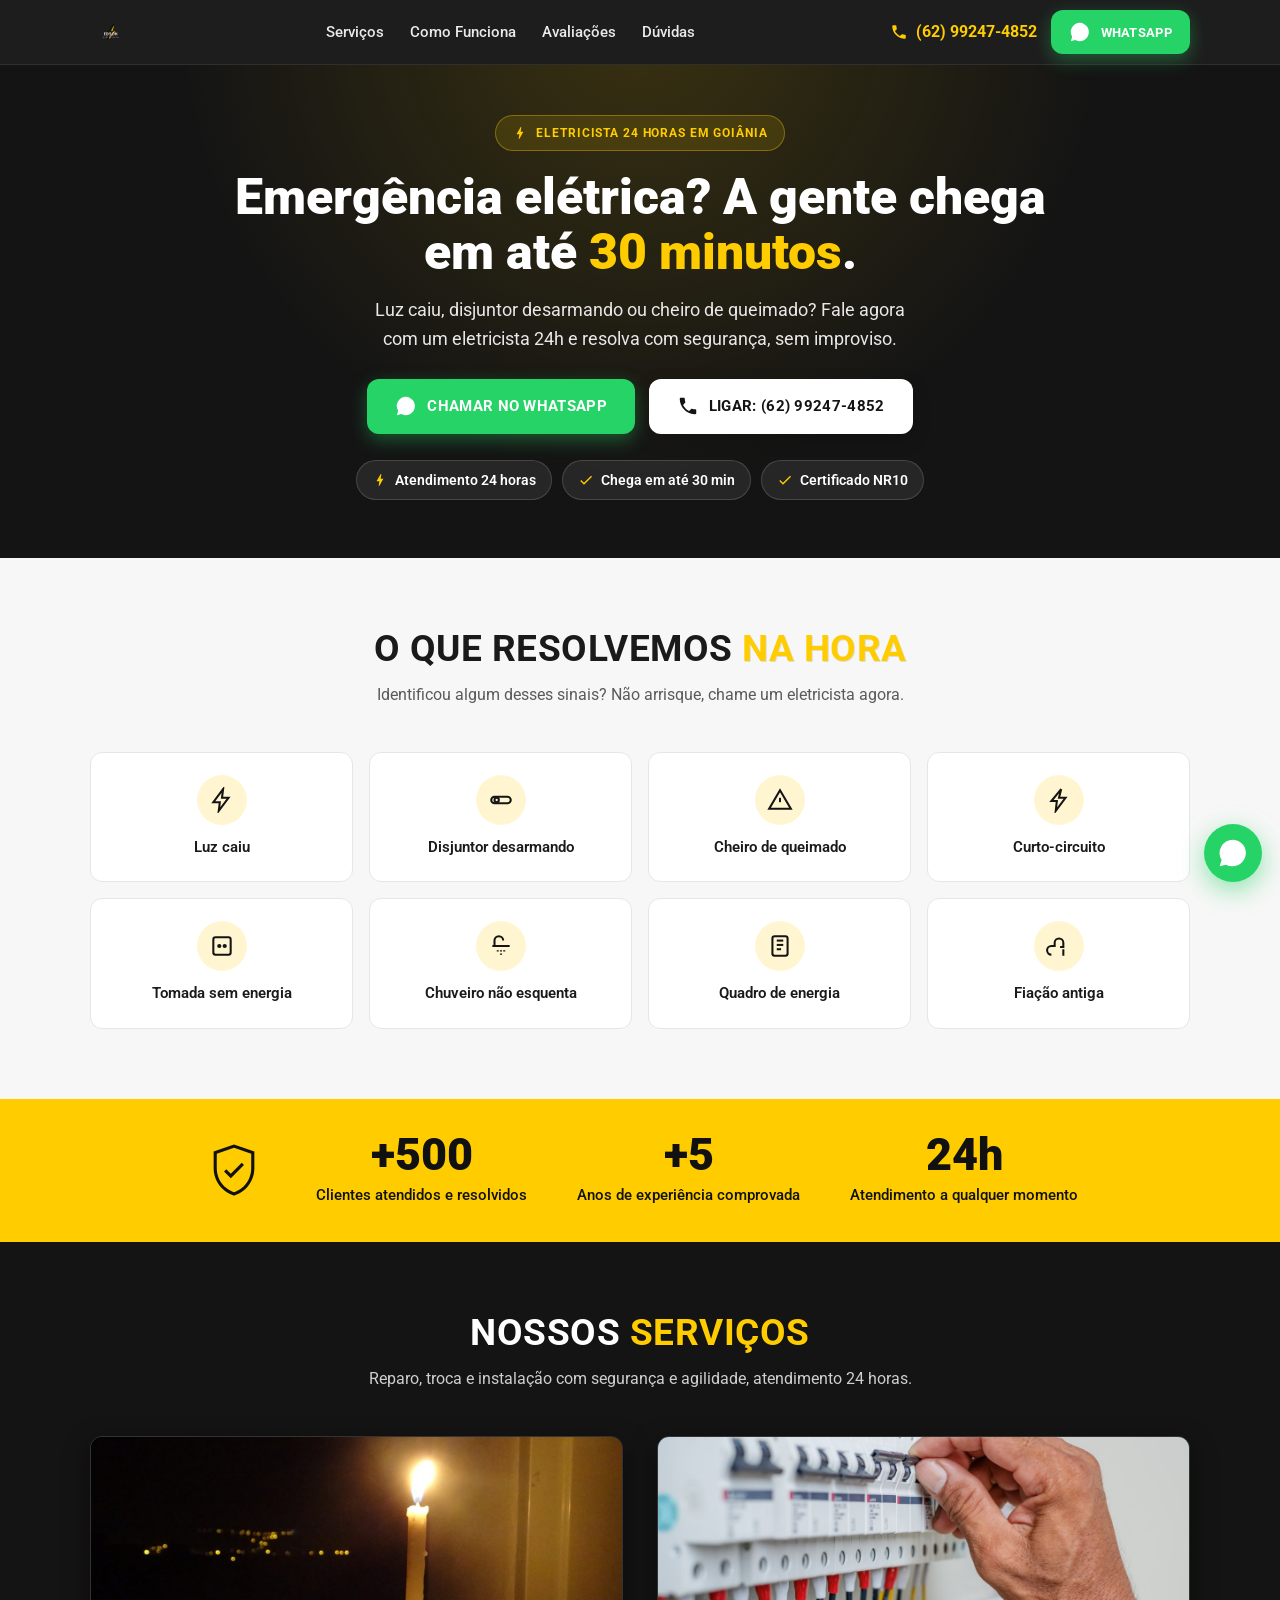
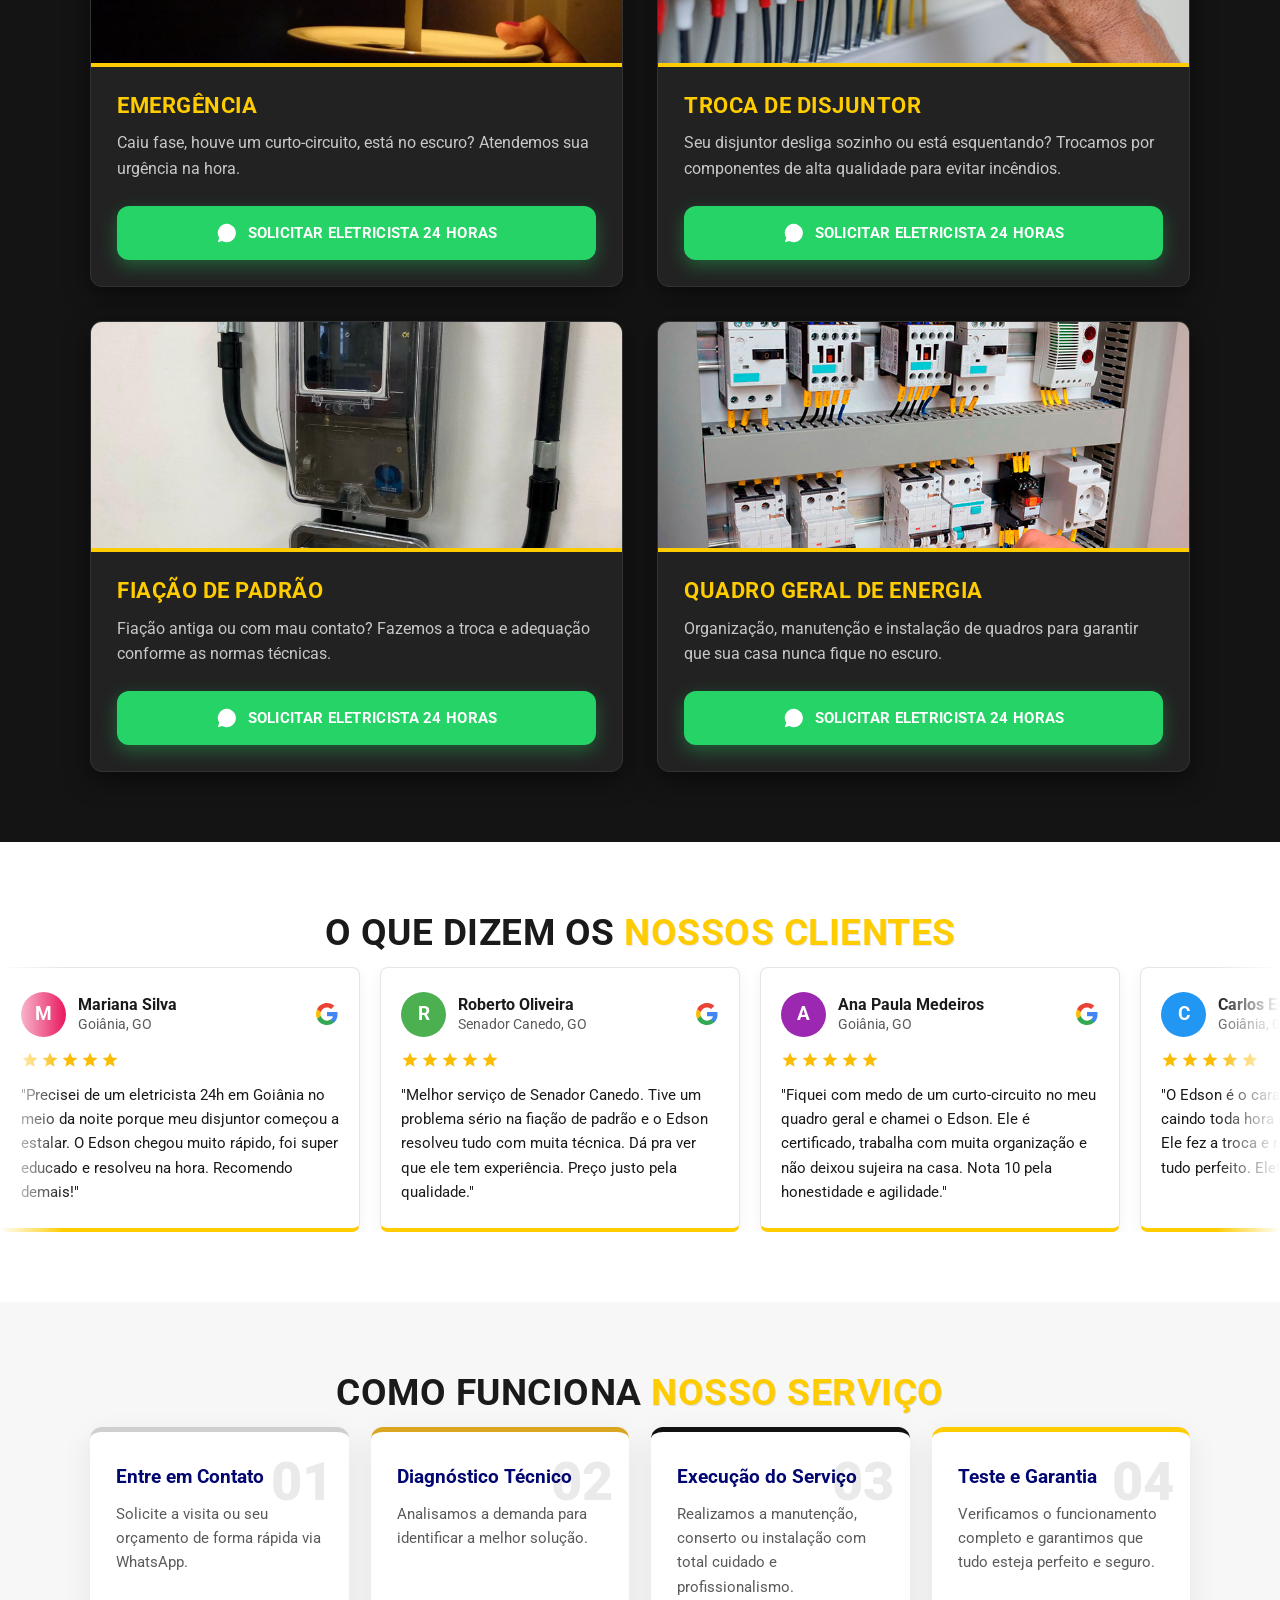
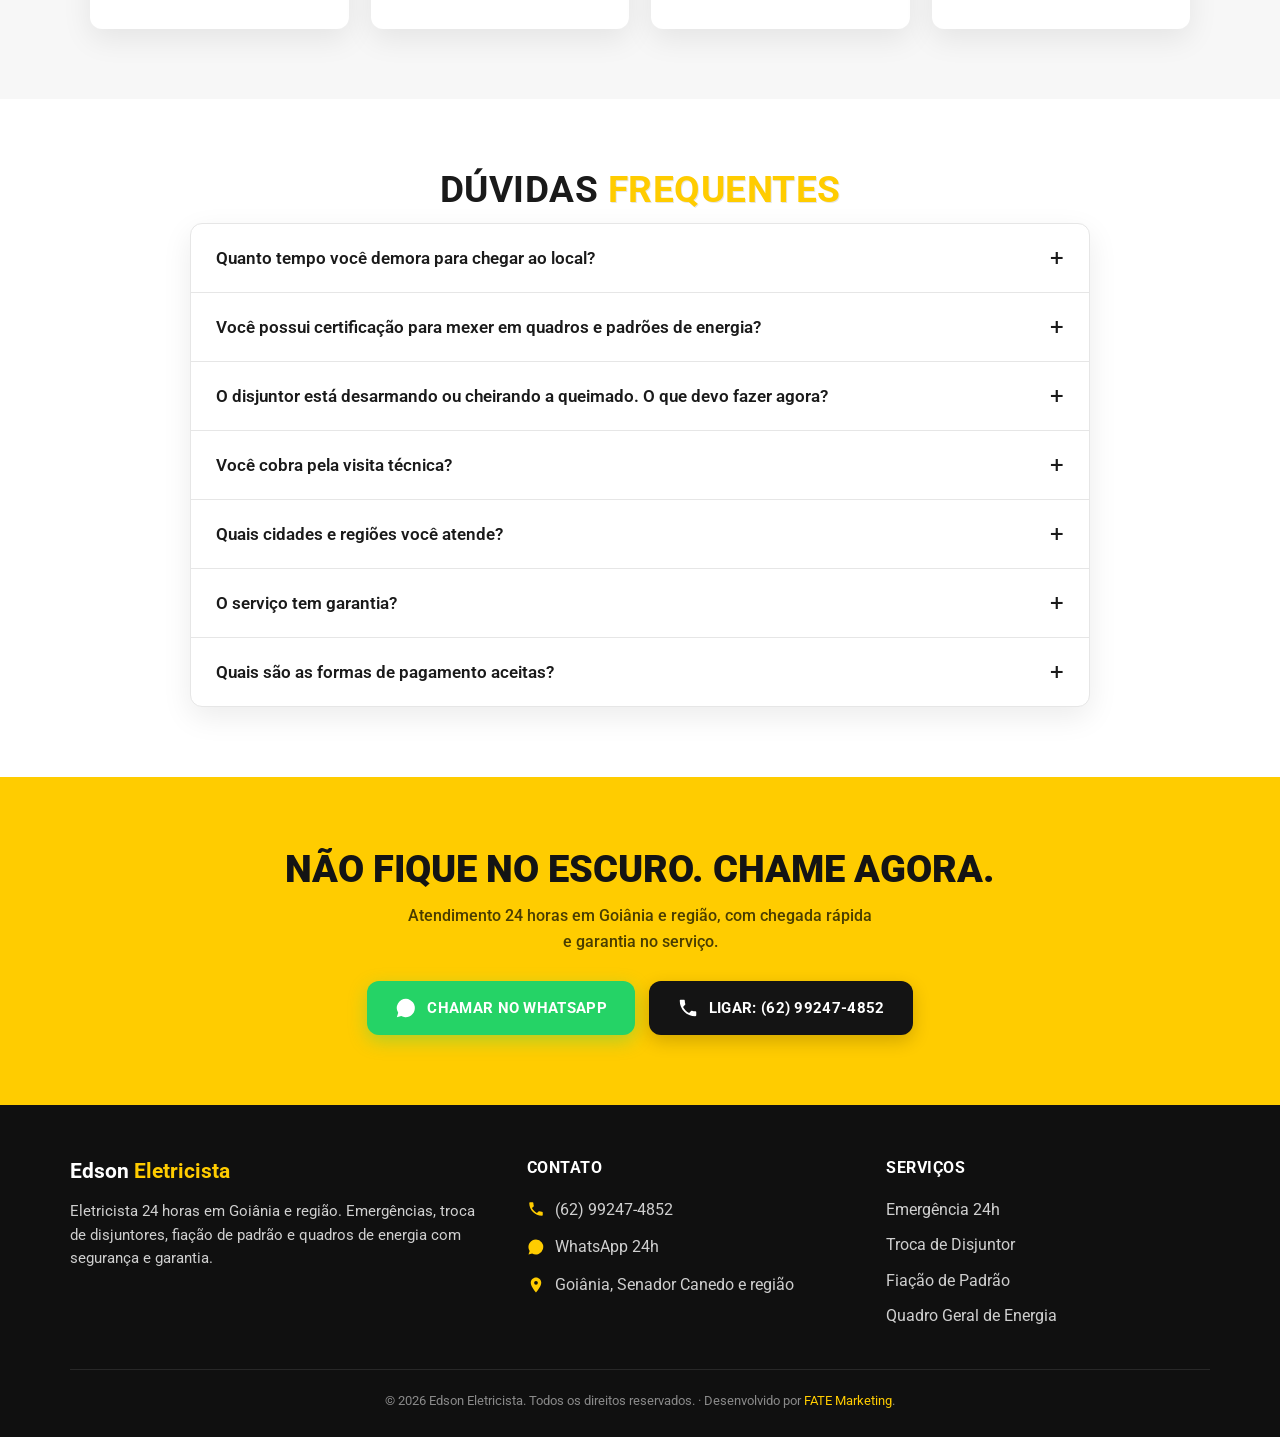
<file: v2.html>
<!DOCTYPE html>
<html lang="pt-BR">
<head>
  <meta charset="UTF-8">
  <meta name="viewport" content="width=device-width, initial-scale=1.0">

  <title>Eletricista 24h em Goiânia | Emergência Elétrica | Edson Eletricista</title>
  <meta name="description" content="Emergência elétrica em Goiânia? Eletricista 24 horas com chegada em até 30 minutos. Disjuntor, fiação de padrão, quadro de energia e reparos. Fale no WhatsApp.">
  <link rel="canonical" href="https://www.edsoneletricista.com.br/v2">
  <!-- Variante de layout (teste A/B). noindex para não competir com a home no SEO. -->
  <meta name="robots" content="noindex, follow">
  <meta name="theme-color" content="#141414">
  <meta name="geo.region" content="BR-GO">
  <meta name="geo.placename" content="Goiânia">

  <meta property="og:type" content="website">
  <meta property="og:site_name" content="Edson Eletricista">
  <meta property="og:locale" content="pt_BR">
  <meta property="og:title" content="Eletricista 24h em Goiânia | Emergência Elétrica | Edson Eletricista">
  <meta property="og:description" content="Emergência elétrica em Goiânia? Eletricista 24h com chegada em até 30 minutos. Fale no WhatsApp agora.">
  <meta property="og:url" content="https://www.edsoneletricista.com.br/v2">
  <meta property="og:image" content="https://www.edsoneletricista.com.br/assets/img/hero.png">
  <meta name="twitter:card" content="summary_large_image">

  <link rel="icon" href="/assets/img/hero.png">
  <link rel="apple-touch-icon" href="/assets/img/hero.png">

  <link rel="preconnect" href="https://fonts.googleapis.com">
  <link rel="preconnect" href="https://fonts.gstatic.com" crossorigin>
  <link href="https://fonts.googleapis.com/css2?family=Roboto:wght@300;400;500;700;900&display=swap" rel="stylesheet">

  <link rel="stylesheet" href="/assets/css/style.css">
  <link rel="stylesheet" href="/assets/css/v2.css">

  <script type="application/ld+json">
  {
    "@context": "https://schema.org",
    "@graph": [
      {
        "@type": "Electrician",
        "@id": "https://www.edsoneletricista.com.br/#business",
        "name": "Edson Eletricista",
        "image": "https://www.edsoneletricista.com.br/assets/img/hero.png",
        "url": "https://www.edsoneletricista.com.br/",
        "telephone": "+55-62-99247-4852",
        "priceRange": "$$",
        "description": "Eletricista 24 horas em Goiânia e região. Emergências elétricas, troca de disjuntores, fiação de padrão e quadros de energia.",
        "areaServed": [ { "@type": "City", "name": "Goiânia" }, { "@type": "City", "name": "Senador Canedo" }, { "@type": "City", "name": "Aparecida de Goiânia" } ],
        "address": { "@type": "PostalAddress", "addressRegion": "GO", "addressCountry": "BR" },
        "openingHours": "Mo-Su 00:00-23:59"
      },
      {
        "@type": "FAQPage",
        "mainEntity": [
          { "@type": "Question", "name": "Quanto tempo você demora para chegar ao local?", "acceptedAnswer": { "@type": "Answer", "text": "Atendemos com prioridade máxima em Goiânia e Senador Canedo. Em casos de emergência, o tempo médio de chegada é de até 45 minutos, dependendo da sua localização exata." } },
          { "@type": "Question", "name": "Você possui certificação para mexer em quadros e padrões de energia?", "acceptedAnswer": { "@type": "Answer", "text": "Sim. Sou profissional certificado pela norma NR10, regulamentação obrigatória de segurança para trabalhos com eletricidade, com mais de 5 anos de experiência prática." } },
          { "@type": "Question", "name": "O disjuntor está desarmando ou cheirando a queimado. O que devo fazer?", "acceptedAnswer": { "@type": "Answer", "text": "Para sua segurança, desligue a chave geral imediatamente e não mexa na fiação. É sinal de sobrecarga ou curto-circuito. Entre em contato para o diagnóstico técnico com os equipamentos corretos." } },
          { "@type": "Question", "name": "Você cobra pela visita técnica?", "acceptedAnswer": { "@type": "Answer", "text": "Trabalhamos com um valor de visita técnica que é abatido do serviço caso você feche o conserto conosco. Preço justo e transparente, sem surpresas." } },
          { "@type": "Question", "name": "Quais cidades e regiões você atende?", "acceptedAnswer": { "@type": "Answer", "text": "Atendemos toda a cidade de Goiânia e cidades satélites, com foco especial em Senador Canedo e Aparecida de Goiânia." } },
          { "@type": "Question", "name": "O serviço tem garantia?", "acceptedAnswer": { "@type": "Answer", "text": "Sim. Troca de disjuntor, manutenção de padrão e organização de quadro geral têm garantia técnica. Se o problema persistir, voltamos ao local sem custo adicional." } },
          { "@type": "Question", "name": "Quais são as formas de pagamento aceitas?", "acceptedAnswer": { "@type": "Answer", "text": "Aceitamos PIX, cartões de débito e crédito, com possibilidade de parcelamento." } }
        ]
      }
    ]
  }
  </script>
</head>

<body>

  <!-- ===================== HEADER ===================== -->
  <header class="site-header" id="site-header">
    <div class="site-header__inner">
      <a href="#topo" class="site-header__logo" aria-label="Edson Eletricista">
        <img src="/assets/img/hero.png" alt="Edson Eletricista" height="42">
      </a>
      <button class="nav-toggle" id="nav-toggle" aria-label="Abrir menu" aria-expanded="false"><span></span><span></span><span></span></button>
      <nav class="site-nav" id="site-nav" aria-label="Menu">
        <a href="#servicos">Serviços</a>
        <a href="#como-funciona">Como Funciona</a>
        <a href="#avaliacoes">Avaliações</a>
        <a href="#faq">Dúvidas</a>
      </nav>
      <div class="header-cta">
        <a href="tel:+5562992474852" class="header-phone"><svg viewBox="0 0 24 24" aria-hidden="true"><path d="M6.62 10.79c1.44 2.83 3.76 5.14 6.59 6.59l2.2-2.2c.27-.27.67-.36 1.02-.24 1.12.37 2.33.57 3.57.57.55 0 1 .45 1 1V20c0 .55-.45 1-1 1-9.39 0-17-7.61-17-17 0-.55.45-1 1-1h3.5c.55 0 1 .45 1 1 0 1.25.2 2.45.57 3.57.11.35.03.74-.25 1.02l-2.2 2.2z"/></svg><span>(62) 99247-4852</span></a>
        <a href="https://wa.me/5562992474852?text=Ol%C3%A1%2C%20vim%20do%20site%20e%20preciso%20de%20um%20Eletricista" class="btn btn--wa btn--sm" target="_blank" rel="noopener"><svg viewBox="0 0 24 24" aria-hidden="true"><path d="M17.5 14.4c-.3-.15-1.77-.87-2.04-.97-.27-.1-.47-.15-.67.15-.2.3-.77.97-.94 1.17-.17.2-.35.22-.65.07-.3-.15-1.26-.46-2.4-1.48-.9-.8-1.5-1.77-1.67-2.07-.17-.3-.02-.46.13-.6.13-.13.3-.35.45-.52.15-.17.2-.3.3-.5.1-.2.05-.37-.02-.52-.07-.15-.67-1.62-.92-2.22-.24-.58-.49-.5-.67-.5h-.57c-.2 0-.52.07-.8.37-.27.3-1.04 1.02-1.04 2.5s1.07 2.9 1.22 3.1c.15.2 2.1 3.2 5.08 4.48 3.02 1.3 3.02.87 3.57.82.55-.05 1.77-.72 2.02-1.42.25-.7.25-1.3.17-1.42-.07-.12-.27-.2-.57-.35zM12 2a10 10 0 0 0-8.5 15.3L2 22l4.8-1.26A10 10 0 1 0 12 2z"/></svg>WhatsApp</a>
      </div>
    </div>
  </header>

  <!-- ===================== HERO 2 (centrado / urgência) ===================== -->
  <section class="hero2" id="topo">
    <div class="container">
      <span class="hero2__eyebrow"><svg viewBox="0 0 24 24" aria-hidden="true"><path d="M11 21h-1l1-7H7.5c-.88 0-.33-.75-.31-.78C8.48 10.94 10.42 7.54 13.01 3h1l-1 7h3.51c.4 0 .62.19.4.66C12.97 17.55 11 21 11 21z"/></svg>Eletricista 24 horas em Goiânia</span>
      <h1>Emergência elétrica? A gente chega em até <span class="hl">30 minutos</span>.</h1>
      <p class="hero2__sub">Luz caiu, disjuntor desarmando ou cheiro de queimado? Fale agora com um eletricista 24h e resolva com segurança, sem improviso.</p>
      <div class="hero2__cta">
        <a href="https://wa.me/5562992474852?text=Ol%C3%A1%2C%20vim%20do%20site%20e%20preciso%20de%20um%20Eletricista" class="btn btn--wa" target="_blank" rel="noopener"><svg viewBox="0 0 24 24" aria-hidden="true"><path d="M17.5 14.4c-.3-.15-1.77-.87-2.04-.97-.27-.1-.47-.15-.67.15-.2.3-.77.97-.94 1.17-.17.2-.35.22-.65.07-.3-.15-1.26-.46-2.4-1.48-.9-.8-1.5-1.77-1.67-2.07-.17-.3-.02-.46.13-.6.13-.13.3-.35.45-.52.15-.17.2-.3.3-.5.1-.2.05-.37-.02-.52-.07-.15-.67-1.62-.92-2.22-.24-.58-.49-.5-.67-.5h-.57c-.2 0-.52.07-.8.37-.27.3-1.04 1.02-1.04 2.5s1.07 2.9 1.22 3.1c.15.2 2.1 3.2 5.08 4.48 3.02 1.3 3.02.87 3.57.82.55-.05 1.77-.72 2.02-1.42.25-.7.25-1.3.17-1.42-.07-.12-.27-.2-.57-.35zM12 2a10 10 0 0 0-8.5 15.3L2 22l4.8-1.26A10 10 0 1 0 12 2z"/></svg>Chamar no WhatsApp</a>
        <a href="tel:+5562992474852" class="btn btn--phone"><svg viewBox="0 0 24 24" aria-hidden="true"><path d="M6.62 10.79c1.44 2.83 3.76 5.14 6.59 6.59l2.2-2.2c.27-.27.67-.36 1.02-.24 1.12.37 2.33.57 3.57.57.55 0 1 .45 1 1V20c0 .55-.45 1-1 1-9.39 0-17-7.61-17-17 0-.55.45-1 1-1h3.5c.55 0 1 .45 1 1 0 1.25.2 2.45.57 3.57.11.35.03.74-.25 1.02l-2.2 2.2z"/></svg>Ligar: (62) 99247-4852</a>
      </div>
      <div class="hero2__pills">
        <span class="hero2__pill"><svg viewBox="0 0 24 24" aria-hidden="true"><path d="M11 21h-1l1-7H7.5c-.88 0-.33-.75-.31-.78C8.48 10.94 10.42 7.54 13.01 3h1l-1 7h3.51c.4 0 .62.19.4.66C12.97 17.55 11 21 11 21z"/></svg>Atendimento 24 horas</span>
        <span class="hero2__pill"><svg viewBox="0 0 24 24" aria-hidden="true"><path d="M9 16.2 4.8 12l-1.4 1.4L9 19 21 7l-1.4-1.4z"/></svg>Chega em até 30 min</span>
        <span class="hero2__pill"><svg viewBox="0 0 24 24" aria-hidden="true"><path d="M9 16.2 4.8 12l-1.4 1.4L9 19 21 7l-1.4-1.4z"/></svg>Certificado NR10</span>
      </div>
    </div>
  </section>

  <!-- ===================== PROBLEMAS (novo, topo) ===================== -->
  <section class="section section--soft" id="problemas">
    <div class="container">
      <h2 class="section-title">O que resolvemos <span class="hl">na hora</span></h2>
      <p class="section-sub">Identificou algum desses sinais? Não arrisque, chame um eletricista agora.</p>
      <div class="prob-grid">
        <div class="prob2"><div class="prob2__ico"><svg viewBox="0 0 24 24"><path d="M13 2 4 14h6l-1 8 9-12h-6z"/></svg></div><b>Luz caiu</b></div>
        <div class="prob2"><div class="prob2__ico"><svg viewBox="0 0 24 24"><rect x="3" y="9" width="18" height="6" rx="3"/><circle cx="8" cy="12" r="2"/></svg></div><b>Disjuntor desarmando</b></div>
        <div class="prob2"><div class="prob2__ico"><svg viewBox="0 0 24 24"><path d="M12 3 2 20h20z"/><path d="M12 10v4"/><path d="M12 17v.01"/></svg></div><b>Cheiro de queimado</b></div>
        <div class="prob2"><div class="prob2__ico"><svg viewBox="0 0 24 24"><path d="M14 2 5 13h5l-1 9 9-12h-6z"/></svg></div><b>Curto-circuito</b></div>
        <div class="prob2"><div class="prob2__ico"><svg viewBox="0 0 24 24"><rect x="4" y="4" width="16" height="16" rx="2"/><circle cx="9.5" cy="12" r="1"/><circle cx="14.5" cy="12" r="1"/></svg></div><b>Tomada sem energia</b></div>
        <div class="prob2"><div class="prob2__ico"><svg viewBox="0 0 24 24"><path d="M6 12V7a4 4 0 0 1 8 0M4 12h16M9 16v1M12 16v1M15 16v1M12 19v1"/></svg></div><b>Chuveiro não esquenta</b></div>
        <div class="prob2"><div class="prob2__ico"><svg viewBox="0 0 24 24"><rect x="5" y="3" width="14" height="18" rx="2"/><line x1="9" y1="7" x2="15" y2="7"/><line x1="9" y1="11" x2="15" y2="11"/><line x1="9" y1="15" x2="13" y2="15"/></svg></div><b>Quadro de energia</b></div>
        <div class="prob2"><div class="prob2__ico"><svg viewBox="0 0 24 24"><path d="M5 20a4 4 0 0 1 0-8h3V9a4 4 0 0 1 8 0v4h-3"/><path d="M16 15v6"/></svg></div><b>Fiação antiga</b></div>
      </div>
    </div>
  </section>

  <!-- ===================== STATS ===================== -->
  <section class="stats" aria-label="Números da empresa">
    <div class="stats__inner">
      <div class="stat__shield" aria-hidden="true"><svg viewBox="0 0 100 100"><path d="m35.5 82.398c4.1992 3.3008 8.8008 5.6992 13.801 7.3008l0.69922 0.30078 0.69922-0.19922c5-1.6016 9.6016-4.1016 13.801-7.3008 11-8.6016 17.301-21.5 17.301-35.301v-26.199l-31.801-11-31.801 11v26.199c0 13.801 6.3008 26.699 17.301 35.199zm-12.398-57.898 26.898-9.3008 26.898 9.3008v22.699c0 12.398-5.6016 23.801-15.301 31.398-3.5 2.8008-7.3984 4.8984-11.5 6.3008-4.1016-1.3984-8-3.5-11.5-6.3008-9.8984-7.5977-15.496-19.098-15.496-31.398z"/><path d="m65.602 42.301-3.5-3.5-17.102 17.199-7.1016-7.1016-3.5 3.5 10.602 10.5z"/></svg></div>
      <div class="stat"><b>+500</b><span>Clientes atendidos e resolvidos</span></div>
      <div class="stat"><b>+5</b><span>Anos de experiência comprovada</span></div>
      <div class="stat"><b>24h</b><span>Atendimento a qualquer momento</span></div>
    </div>
  </section>

  <main>

    <!-- ============ SERVIÇOS ============ -->
    <section class="section section--dark" id="servicos" aria-labelledby="svc-title">
      <div class="container">
        <h2 class="section-title" id="svc-title">Nossos <span class="hl">Serviços</span></h2>
        <p class="section-sub">Reparo, troca e instalação com segurança e agilidade, atendimento 24 horas.</p>
        <div class="services-grid">
          <article class="service-card">
            <div class="service-img"><img src="/assets/img/svc-emergencia.jpg" alt="Emergência elétrica" loading="lazy"></div>
            <div class="service-body">
              <h3>Emergência</h3>
              <p>Caiu fase, houve um curto-circuito, está no escuro? Atendemos sua urgência na hora.</p>
              <a href="https://wa.me/5562992474852?text=Ol%C3%A1%2C%20vim%20do%20site%20e%20preciso%20de%20um%20Eletricista" class="btn btn--wa" target="_blank" rel="noopener"><svg viewBox="0 0 24 24" aria-hidden="true"><path d="M17.5 14.4c-.3-.15-1.77-.87-2.04-.97-.27-.1-.47-.15-.67.15-.2.3-.77.97-.94 1.17-.17.2-.35.22-.65.07-.3-.15-1.26-.46-2.4-1.48-.9-.8-1.5-1.77-1.67-2.07-.17-.3-.02-.46.13-.6.13-.13.3-.35.45-.52.15-.17.2-.3.3-.5.1-.2.05-.37-.02-.52-.07-.15-.67-1.62-.92-2.22-.24-.58-.49-.5-.67-.5h-.57c-.2 0-.52.07-.8.37-.27.3-1.04 1.02-1.04 2.5s1.07 2.9 1.22 3.1c.15.2 2.1 3.2 5.08 4.48 3.02 1.3 3.02.87 3.57.82.55-.05 1.77-.72 2.02-1.42.25-.7.25-1.3.17-1.42-.07-.12-.27-.2-.57-.35zM12 2a10 10 0 0 0-8.5 15.3L2 22l4.8-1.26A10 10 0 1 0 12 2z"/></svg>Solicitar Eletricista 24 Horas</a>
            </div>
          </article>
          <article class="service-card">
            <div class="service-img"><img src="/assets/img/svc-disjuntor.jpg" alt="Troca de disjuntor" loading="lazy"></div>
            <div class="service-body">
              <h3>Troca de Disjuntor</h3>
              <p>Seu disjuntor desliga sozinho ou está esquentando? Trocamos por componentes de alta qualidade para evitar incêndios.</p>
              <a href="https://wa.me/5562992474852?text=Ol%C3%A1%2C%20vim%20do%20site%20e%20preciso%20de%20um%20Eletricista" class="btn btn--wa" target="_blank" rel="noopener"><svg viewBox="0 0 24 24" aria-hidden="true"><path d="M17.5 14.4c-.3-.15-1.77-.87-2.04-.97-.27-.1-.47-.15-.67.15-.2.3-.77.97-.94 1.17-.17.2-.35.22-.65.07-.3-.15-1.26-.46-2.4-1.48-.9-.8-1.5-1.77-1.67-2.07-.17-.3-.02-.46.13-.6.13-.13.3-.35.45-.52.15-.17.2-.3.3-.5.1-.2.05-.37-.02-.52-.07-.15-.67-1.62-.92-2.22-.24-.58-.49-.5-.67-.5h-.57c-.2 0-.52.07-.8.37-.27.3-1.04 1.02-1.04 2.5s1.07 2.9 1.22 3.1c.15.2 2.1 3.2 5.08 4.48 3.02 1.3 3.02.87 3.57.82.55-.05 1.77-.72 2.02-1.42.25-.7.25-1.3.17-1.42-.07-.12-.27-.2-.57-.35zM12 2a10 10 0 0 0-8.5 15.3L2 22l4.8-1.26A10 10 0 1 0 12 2z"/></svg>Solicitar Eletricista 24 Horas</a>
            </div>
          </article>
          <article class="service-card">
            <div class="service-img"><img src="/assets/img/svc-fiacao.jpg" alt="Fiação de padrão" loading="lazy"></div>
            <div class="service-body">
              <h3>Fiação de Padrão</h3>
              <p>Fiação antiga ou com mau contato? Fazemos a troca e adequação conforme as normas técnicas.</p>
              <a href="https://wa.me/5562992474852?text=Ol%C3%A1%2C%20vim%20do%20site%20e%20preciso%20de%20um%20Eletricista" class="btn btn--wa" target="_blank" rel="noopener"><svg viewBox="0 0 24 24" aria-hidden="true"><path d="M17.5 14.4c-.3-.15-1.77-.87-2.04-.97-.27-.1-.47-.15-.67.15-.2.3-.77.97-.94 1.17-.17.2-.35.22-.65.07-.3-.15-1.26-.46-2.4-1.48-.9-.8-1.5-1.77-1.67-2.07-.17-.3-.02-.46.13-.6.13-.13.3-.35.45-.52.15-.17.2-.3.3-.5.1-.2.05-.37-.02-.52-.07-.15-.67-1.62-.92-2.22-.24-.58-.49-.5-.67-.5h-.57c-.2 0-.52.07-.8.37-.27.3-1.04 1.02-1.04 2.5s1.07 2.9 1.22 3.1c.15.2 2.1 3.2 5.08 4.48 3.02 1.3 3.02.87 3.57.82.55-.05 1.77-.72 2.02-1.42.25-.7.25-1.3.17-1.42-.07-.12-.27-.2-.57-.35zM12 2a10 10 0 0 0-8.5 15.3L2 22l4.8-1.26A10 10 0 1 0 12 2z"/></svg>Solicitar Eletricista 24 Horas</a>
            </div>
          </article>
          <article class="service-card">
            <div class="service-img"><img src="/assets/img/svc-quadro.jpg" alt="Quadro geral de energia" loading="lazy"></div>
            <div class="service-body">
              <h3>Quadro Geral de Energia</h3>
              <p>Organização, manutenção e instalação de quadros para garantir que sua casa nunca fique no escuro.</p>
              <a href="https://wa.me/5562992474852?text=Ol%C3%A1%2C%20vim%20do%20site%20e%20preciso%20de%20um%20Eletricista" class="btn btn--wa" target="_blank" rel="noopener"><svg viewBox="0 0 24 24" aria-hidden="true"><path d="M17.5 14.4c-.3-.15-1.77-.87-2.04-.97-.27-.1-.47-.15-.67.15-.2.3-.77.97-.94 1.17-.17.2-.35.22-.65.07-.3-.15-1.26-.46-2.4-1.48-.9-.8-1.5-1.77-1.67-2.07-.17-.3-.02-.46.13-.6.13-.13.3-.35.45-.52.15-.17.2-.3.3-.5.1-.2.05-.37-.02-.52-.07-.15-.67-1.62-.92-2.22-.24-.58-.49-.5-.67-.5h-.57c-.2 0-.52.07-.8.37-.27.3-1.04 1.02-1.04 2.5s1.07 2.9 1.22 3.1c.15.2 2.1 3.2 5.08 4.48 3.02 1.3 3.02.87 3.57.82.55-.05 1.77-.72 2.02-1.42.25-.7.25-1.3.17-1.42-.07-.12-.27-.2-.57-.35zM12 2a10 10 0 0 0-8.5 15.3L2 22l4.8-1.26A10 10 0 1 0 12 2z"/></svg>Solicitar Eletricista 24 Horas</a>
            </div>
          </article>
        </div>
      </div>
    </section>

    <!-- ============ AVALIAÇÕES ============ -->
    <section class="section" id="avaliacoes" aria-labelledby="rev-title">
      <div class="container">
        <h2 class="section-title" id="rev-title">O que dizem os <span class="hl">nossos clientes</span></h2>
      </div>
      <div class="reviews-mask">
        <div class="reviews-track" id="reviews-track">
          <div class="review-card"><div class="review-head"><div class="review-avatar" style="background:#E91E63">M</div><div class="review-user"><b>Mariana Silva</b><span>Goiânia, GO</span></div><img class="review-g" src="/assets/img/google-g.svg" alt="Google" loading="lazy"></div><div class="review-stars"><svg viewBox="0 0 24 24"><path d="M12 17.27 18.18 21l-1.64-7.03L22 9.24l-7.19-.61L12 2 9.19 8.63 2 9.24l5.46 4.73L5.82 21z"/></svg><svg viewBox="0 0 24 24"><path d="M12 17.27 18.18 21l-1.64-7.03L22 9.24l-7.19-.61L12 2 9.19 8.63 2 9.24l5.46 4.73L5.82 21z"/></svg><svg viewBox="0 0 24 24"><path d="M12 17.27 18.18 21l-1.64-7.03L22 9.24l-7.19-.61L12 2 9.19 8.63 2 9.24l5.46 4.73L5.82 21z"/></svg><svg viewBox="0 0 24 24"><path d="M12 17.27 18.18 21l-1.64-7.03L22 9.24l-7.19-.61L12 2 9.19 8.63 2 9.24l5.46 4.73L5.82 21z"/></svg><svg viewBox="0 0 24 24"><path d="M12 17.27 18.18 21l-1.64-7.03L22 9.24l-7.19-.61L12 2 9.19 8.63 2 9.24l5.46 4.73L5.82 21z"/></svg></div><div class="review-text">"Precisei de um eletricista 24h em Goiânia no meio da noite porque meu disjuntor começou a estalar. O Edson chegou muito rápido, foi super educado e resolveu na hora. Recomendo demais!"</div></div>
          <div class="review-card"><div class="review-head"><div class="review-avatar" style="background:#4CAF50">R</div><div class="review-user"><b>Roberto Oliveira</b><span>Senador Canedo, GO</span></div><img class="review-g" src="/assets/img/google-g.svg" alt="Google" loading="lazy"></div><div class="review-stars"><svg viewBox="0 0 24 24"><path d="M12 17.27 18.18 21l-1.64-7.03L22 9.24l-7.19-.61L12 2 9.19 8.63 2 9.24l5.46 4.73L5.82 21z"/></svg><svg viewBox="0 0 24 24"><path d="M12 17.27 18.18 21l-1.64-7.03L22 9.24l-7.19-.61L12 2 9.19 8.63 2 9.24l5.46 4.73L5.82 21z"/></svg><svg viewBox="0 0 24 24"><path d="M12 17.27 18.18 21l-1.64-7.03L22 9.24l-7.19-.61L12 2 9.19 8.63 2 9.24l5.46 4.73L5.82 21z"/></svg><svg viewBox="0 0 24 24"><path d="M12 17.27 18.18 21l-1.64-7.03L22 9.24l-7.19-.61L12 2 9.19 8.63 2 9.24l5.46 4.73L5.82 21z"/></svg><svg viewBox="0 0 24 24"><path d="M12 17.27 18.18 21l-1.64-7.03L22 9.24l-7.19-.61L12 2 9.19 8.63 2 9.24l5.46 4.73L5.82 21z"/></svg></div><div class="review-text">"Melhor serviço de Senador Canedo. Tive um problema sério na fiação de padrão e o Edson resolveu tudo com muita técnica. Dá pra ver que ele tem experiência. Preço justo pela qualidade."</div></div>
          <div class="review-card"><div class="review-head"><div class="review-avatar" style="background:#9C27B0">A</div><div class="review-user"><b>Ana Paula Medeiros</b><span>Goiânia, GO</span></div><img class="review-g" src="/assets/img/google-g.svg" alt="Google" loading="lazy"></div><div class="review-stars"><svg viewBox="0 0 24 24"><path d="M12 17.27 18.18 21l-1.64-7.03L22 9.24l-7.19-.61L12 2 9.19 8.63 2 9.24l5.46 4.73L5.82 21z"/></svg><svg viewBox="0 0 24 24"><path d="M12 17.27 18.18 21l-1.64-7.03L22 9.24l-7.19-.61L12 2 9.19 8.63 2 9.24l5.46 4.73L5.82 21z"/></svg><svg viewBox="0 0 24 24"><path d="M12 17.27 18.18 21l-1.64-7.03L22 9.24l-7.19-.61L12 2 9.19 8.63 2 9.24l5.46 4.73L5.82 21z"/></svg><svg viewBox="0 0 24 24"><path d="M12 17.27 18.18 21l-1.64-7.03L22 9.24l-7.19-.61L12 2 9.19 8.63 2 9.24l5.46 4.73L5.82 21z"/></svg><svg viewBox="0 0 24 24"><path d="M12 17.27 18.18 21l-1.64-7.03L22 9.24l-7.19-.61L12 2 9.19 8.63 2 9.24l5.46 4.73L5.82 21z"/></svg></div><div class="review-text">"Fiquei com medo de um curto-circuito no meu quadro geral e chamei o Edson. Ele é certificado, trabalha com muita organização e não deixou sujeira na casa. Nota 10 pela honestidade e agilidade."</div></div>
          <div class="review-card"><div class="review-head"><div class="review-avatar" style="background:#2196F3">C</div><div class="review-user"><b>Carlos Eduardo</b><span>Goiânia, GO</span></div><img class="review-g" src="/assets/img/google-g.svg" alt="Google" loading="lazy"></div><div class="review-stars"><svg viewBox="0 0 24 24"><path d="M12 17.27 18.18 21l-1.64-7.03L22 9.24l-7.19-.61L12 2 9.19 8.63 2 9.24l5.46 4.73L5.82 21z"/></svg><svg viewBox="0 0 24 24"><path d="M12 17.27 18.18 21l-1.64-7.03L22 9.24l-7.19-.61L12 2 9.19 8.63 2 9.24l5.46 4.73L5.82 21z"/></svg><svg viewBox="0 0 24 24"><path d="M12 17.27 18.18 21l-1.64-7.03L22 9.24l-7.19-.61L12 2 9.19 8.63 2 9.24l5.46 4.73L5.82 21z"/></svg><svg viewBox="0 0 24 24"><path d="M12 17.27 18.18 21l-1.64-7.03L22 9.24l-7.19-.61L12 2 9.19 8.63 2 9.24l5.46 4.73L5.82 21z"/></svg><svg viewBox="0 0 24 24"><path d="M12 17.27 18.18 21l-1.64-7.03L22 9.24l-7.19-.61L12 2 9.19 8.63 2 9.24l5.46 4.73L5.82 21z"/></svg></div><div class="review-text">"O Edson é o cara! Estava com o disjuntor caindo toda hora que ligava o ar-condicionado. Ele fez a troca e revisou a fiação. Agora está tudo perfeito. Eletricista de confiança."</div></div>
          <div class="review-card"><div class="review-head"><div class="review-avatar" style="background:#FF9800">P</div><div class="review-user"><b>Patrícia Costa</b><span>Goiânia, GO</span></div><img class="review-g" src="/assets/img/google-g.svg" alt="Google" loading="lazy"></div><div class="review-stars"><svg viewBox="0 0 24 24"><path d="M12 17.27 18.18 21l-1.64-7.03L22 9.24l-7.19-.61L12 2 9.19 8.63 2 9.24l5.46 4.73L5.82 21z"/></svg><svg viewBox="0 0 24 24"><path d="M12 17.27 18.18 21l-1.64-7.03L22 9.24l-7.19-.61L12 2 9.19 8.63 2 9.24l5.46 4.73L5.82 21z"/></svg><svg viewBox="0 0 24 24"><path d="M12 17.27 18.18 21l-1.64-7.03L22 9.24l-7.19-.61L12 2 9.19 8.63 2 9.24l5.46 4.73L5.82 21z"/></svg><svg viewBox="0 0 24 24"><path d="M12 17.27 18.18 21l-1.64-7.03L22 9.24l-7.19-.61L12 2 9.19 8.63 2 9.24l5.46 4.73L5.82 21z"/></svg><svg viewBox="0 0 24 24"><path d="M12 17.27 18.18 21l-1.64-7.03L22 9.24l-7.19-.61L12 2 9.19 8.63 2 9.24l5.46 4.73L5.82 21z"/></svg></div><div class="review-text">"Atendimento excelente! Liguei procurando um eletricista 24h em Goiânia e ele me atendeu prontamente. Resolveu um problema no meu padrão de energia que outros não conseguiram."</div></div>
          <div class="review-card"><div class="review-head"><div class="review-avatar" style="background:#607D8B">J</div><div class="review-user"><b>João Ricardo</b><span>Goiânia, GO</span></div><img class="review-g" src="/assets/img/google-g.svg" alt="Google" loading="lazy"></div><div class="review-stars"><svg viewBox="0 0 24 24"><path d="M12 17.27 18.18 21l-1.64-7.03L22 9.24l-7.19-.61L12 2 9.19 8.63 2 9.24l5.46 4.73L5.82 21z"/></svg><svg viewBox="0 0 24 24"><path d="M12 17.27 18.18 21l-1.64-7.03L22 9.24l-7.19-.61L12 2 9.19 8.63 2 9.24l5.46 4.73L5.82 21z"/></svg><svg viewBox="0 0 24 24"><path d="M12 17.27 18.18 21l-1.64-7.03L22 9.24l-7.19-.61L12 2 9.19 8.63 2 9.24l5.46 4.73L5.82 21z"/></svg><svg viewBox="0 0 24 24"><path d="M12 17.27 18.18 21l-1.64-7.03L22 9.24l-7.19-.61L12 2 9.19 8.63 2 9.24l5.46 4.73L5.82 21z"/></svg><svg viewBox="0 0 24 24"><path d="M12 17.27 18.18 21l-1.64-7.03L22 9.24l-7.19-.61L12 2 9.19 8.63 2 9.24l5.46 4.73L5.82 21z"/></svg></div><div class="review-text">"O que mais gostei foi a transparência. Ele explicou exatamente o que estava acontecendo no meu quadro geral e deu o orçamento antes de começar. Serviço de primeira, 5 estrelas."</div></div>
          <!-- cópia p/ loop -->
          <div class="review-card" aria-hidden="true"><div class="review-head"><div class="review-avatar" style="background:#E91E63">M</div><div class="review-user"><b>Mariana Silva</b><span>Goiânia, GO</span></div><img class="review-g" src="/assets/img/google-g.svg" alt="Google" loading="lazy"></div><div class="review-stars"><svg viewBox="0 0 24 24"><path d="M12 17.27 18.18 21l-1.64-7.03L22 9.24l-7.19-.61L12 2 9.19 8.63 2 9.24l5.46 4.73L5.82 21z"/></svg><svg viewBox="0 0 24 24"><path d="M12 17.27 18.18 21l-1.64-7.03L22 9.24l-7.19-.61L12 2 9.19 8.63 2 9.24l5.46 4.73L5.82 21z"/></svg><svg viewBox="0 0 24 24"><path d="M12 17.27 18.18 21l-1.64-7.03L22 9.24l-7.19-.61L12 2 9.19 8.63 2 9.24l5.46 4.73L5.82 21z"/></svg><svg viewBox="0 0 24 24"><path d="M12 17.27 18.18 21l-1.64-7.03L22 9.24l-7.19-.61L12 2 9.19 8.63 2 9.24l5.46 4.73L5.82 21z"/></svg><svg viewBox="0 0 24 24"><path d="M12 17.27 18.18 21l-1.64-7.03L22 9.24l-7.19-.61L12 2 9.19 8.63 2 9.24l5.46 4.73L5.82 21z"/></svg></div><div class="review-text">"Precisei de um eletricista 24h em Goiânia no meio da noite porque meu disjuntor começou a estalar. O Edson chegou muito rápido, foi super educado e resolveu na hora. Recomendo demais!"</div></div>
          <div class="review-card" aria-hidden="true"><div class="review-head"><div class="review-avatar" style="background:#4CAF50">R</div><div class="review-user"><b>Roberto Oliveira</b><span>Senador Canedo, GO</span></div><img class="review-g" src="/assets/img/google-g.svg" alt="Google" loading="lazy"></div><div class="review-stars"><svg viewBox="0 0 24 24"><path d="M12 17.27 18.18 21l-1.64-7.03L22 9.24l-7.19-.61L12 2 9.19 8.63 2 9.24l5.46 4.73L5.82 21z"/></svg><svg viewBox="0 0 24 24"><path d="M12 17.27 18.18 21l-1.64-7.03L22 9.24l-7.19-.61L12 2 9.19 8.63 2 9.24l5.46 4.73L5.82 21z"/></svg><svg viewBox="0 0 24 24"><path d="M12 17.27 18.18 21l-1.64-7.03L22 9.24l-7.19-.61L12 2 9.19 8.63 2 9.24l5.46 4.73L5.82 21z"/></svg><svg viewBox="0 0 24 24"><path d="M12 17.27 18.18 21l-1.64-7.03L22 9.24l-7.19-.61L12 2 9.19 8.63 2 9.24l5.46 4.73L5.82 21z"/></svg><svg viewBox="0 0 24 24"><path d="M12 17.27 18.18 21l-1.64-7.03L22 9.24l-7.19-.61L12 2 9.19 8.63 2 9.24l5.46 4.73L5.82 21z"/></svg></div><div class="review-text">"Melhor serviço de Senador Canedo. Tive um problema sério na fiação de padrão e o Edson resolveu tudo com muita técnica. Dá pra ver que ele tem experiência. Preço justo pela qualidade."</div></div>
          <div class="review-card" aria-hidden="true"><div class="review-head"><div class="review-avatar" style="background:#9C27B0">A</div><div class="review-user"><b>Ana Paula Medeiros</b><span>Goiânia, GO</span></div><img class="review-g" src="/assets/img/google-g.svg" alt="Google" loading="lazy"></div><div class="review-stars"><svg viewBox="0 0 24 24"><path d="M12 17.27 18.18 21l-1.64-7.03L22 9.24l-7.19-.61L12 2 9.19 8.63 2 9.24l5.46 4.73L5.82 21z"/></svg><svg viewBox="0 0 24 24"><path d="M12 17.27 18.18 21l-1.64-7.03L22 9.24l-7.19-.61L12 2 9.19 8.63 2 9.24l5.46 4.73L5.82 21z"/></svg><svg viewBox="0 0 24 24"><path d="M12 17.27 18.18 21l-1.64-7.03L22 9.24l-7.19-.61L12 2 9.19 8.63 2 9.24l5.46 4.73L5.82 21z"/></svg><svg viewBox="0 0 24 24"><path d="M12 17.27 18.18 21l-1.64-7.03L22 9.24l-7.19-.61L12 2 9.19 8.63 2 9.24l5.46 4.73L5.82 21z"/></svg><svg viewBox="0 0 24 24"><path d="M12 17.27 18.18 21l-1.64-7.03L22 9.24l-7.19-.61L12 2 9.19 8.63 2 9.24l5.46 4.73L5.82 21z"/></svg></div><div class="review-text">"Fiquei com medo de um curto-circuito no meu quadro geral e chamei o Edson. Ele é certificado, trabalha com muita organização e não deixou sujeira na casa. Nota 10 pela honestidade e agilidade."</div></div>
          <div class="review-card" aria-hidden="true"><div class="review-head"><div class="review-avatar" style="background:#2196F3">C</div><div class="review-user"><b>Carlos Eduardo</b><span>Goiânia, GO</span></div><img class="review-g" src="/assets/img/google-g.svg" alt="Google" loading="lazy"></div><div class="review-stars"><svg viewBox="0 0 24 24"><path d="M12 17.27 18.18 21l-1.64-7.03L22 9.24l-7.19-.61L12 2 9.19 8.63 2 9.24l5.46 4.73L5.82 21z"/></svg><svg viewBox="0 0 24 24"><path d="M12 17.27 18.18 21l-1.64-7.03L22 9.24l-7.19-.61L12 2 9.19 8.63 2 9.24l5.46 4.73L5.82 21z"/></svg><svg viewBox="0 0 24 24"><path d="M12 17.27 18.18 21l-1.64-7.03L22 9.24l-7.19-.61L12 2 9.19 8.63 2 9.24l5.46 4.73L5.82 21z"/></svg><svg viewBox="0 0 24 24"><path d="M12 17.27 18.18 21l-1.64-7.03L22 9.24l-7.19-.61L12 2 9.19 8.63 2 9.24l5.46 4.73L5.82 21z"/></svg><svg viewBox="0 0 24 24"><path d="M12 17.27 18.18 21l-1.64-7.03L22 9.24l-7.19-.61L12 2 9.19 8.63 2 9.24l5.46 4.73L5.82 21z"/></svg></div><div class="review-text">"O Edson é o cara! Estava com o disjuntor caindo toda hora que ligava o ar-condicionado. Ele fez a troca e revisou a fiação. Agora está tudo perfeito. Eletricista de confiança."</div></div>
          <div class="review-card" aria-hidden="true"><div class="review-head"><div class="review-avatar" style="background:#FF9800">P</div><div class="review-user"><b>Patrícia Costa</b><span>Goiânia, GO</span></div><img class="review-g" src="/assets/img/google-g.svg" alt="Google" loading="lazy"></div><div class="review-stars"><svg viewBox="0 0 24 24"><path d="M12 17.27 18.18 21l-1.64-7.03L22 9.24l-7.19-.61L12 2 9.19 8.63 2 9.24l5.46 4.73L5.82 21z"/></svg><svg viewBox="0 0 24 24"><path d="M12 17.27 18.18 21l-1.64-7.03L22 9.24l-7.19-.61L12 2 9.19 8.63 2 9.24l5.46 4.73L5.82 21z"/></svg><svg viewBox="0 0 24 24"><path d="M12 17.27 18.18 21l-1.64-7.03L22 9.24l-7.19-.61L12 2 9.19 8.63 2 9.24l5.46 4.73L5.82 21z"/></svg><svg viewBox="0 0 24 24"><path d="M12 17.27 18.18 21l-1.64-7.03L22 9.24l-7.19-.61L12 2 9.19 8.63 2 9.24l5.46 4.73L5.82 21z"/></svg><svg viewBox="0 0 24 24"><path d="M12 17.27 18.18 21l-1.64-7.03L22 9.24l-7.19-.61L12 2 9.19 8.63 2 9.24l5.46 4.73L5.82 21z"/></svg></div><div class="review-text">"Atendimento excelente! Liguei procurando um eletricista 24h em Goiânia e ele me atendeu prontamente. Resolveu um problema no meu padrão de energia que outros não conseguiram."</div></div>
          <div class="review-card" aria-hidden="true"><div class="review-head"><div class="review-avatar" style="background:#607D8B">J</div><div class="review-user"><b>João Ricardo</b><span>Goiânia, GO</span></div><img class="review-g" src="/assets/img/google-g.svg" alt="Google" loading="lazy"></div><div class="review-stars"><svg viewBox="0 0 24 24"><path d="M12 17.27 18.18 21l-1.64-7.03L22 9.24l-7.19-.61L12 2 9.19 8.63 2 9.24l5.46 4.73L5.82 21z"/></svg><svg viewBox="0 0 24 24"><path d="M12 17.27 18.18 21l-1.64-7.03L22 9.24l-7.19-.61L12 2 9.19 8.63 2 9.24l5.46 4.73L5.82 21z"/></svg><svg viewBox="0 0 24 24"><path d="M12 17.27 18.18 21l-1.64-7.03L22 9.24l-7.19-.61L12 2 9.19 8.63 2 9.24l5.46 4.73L5.82 21z"/></svg><svg viewBox="0 0 24 24"><path d="M12 17.27 18.18 21l-1.64-7.03L22 9.24l-7.19-.61L12 2 9.19 8.63 2 9.24l5.46 4.73L5.82 21z"/></svg><svg viewBox="0 0 24 24"><path d="M12 17.27 18.18 21l-1.64-7.03L22 9.24l-7.19-.61L12 2 9.19 8.63 2 9.24l5.46 4.73L5.82 21z"/></svg></div><div class="review-text">"O que mais gostei foi a transparência. Ele explicou exatamente o que estava acontecendo no meu quadro geral e deu o orçamento antes de começar. Serviço de primeira, 5 estrelas."</div></div>
        </div>
      </div>
    </section>

    <!-- ============ COMO FUNCIONA ============ -->
    <section class="section section--soft" id="como-funciona" aria-labelledby="proc-title">
      <div class="container">
        <h2 class="section-title" id="proc-title">Como funciona <span class="hl">nosso serviço</span></h2>
        <div class="process-grid">
          <div class="process-card"><span class="num">01</span><h3>Entre em Contato</h3><p>Solicite a visita ou seu orçamento de forma rápida via WhatsApp.</p></div>
          <div class="process-card"><span class="num">02</span><h3>Diagnóstico Técnico</h3><p>Analisamos a demanda para identificar a melhor solução.</p></div>
          <div class="process-card"><span class="num">03</span><h3>Execução do Serviço</h3><p>Realizamos a manutenção, conserto ou instalação com total cuidado e profissionalismo.</p></div>
          <div class="process-card"><span class="num">04</span><h3>Teste e Garantia</h3><p>Verificamos o funcionamento completo e garantimos que tudo esteja perfeito e seguro.</p></div>
        </div>
      </div>
    </section>

    <!-- ============ FAQ ============ -->
    <section class="section" id="faq" aria-labelledby="faq-title">
      <div class="container">
        <h2 class="section-title" id="faq-title">Dúvidas <span class="hl">frequentes</span></h2>
        <div class="faq">
          <div class="faq-item">
            <button class="faq-q">Quanto tempo você demora para chegar ao local? <span class="faq-icon">+</span></button>
            <div class="faq-a-wrap"><div class="faq-a">Atendemos com prioridade máxima em Goiânia e Senador Canedo. Em casos de emergência, nosso tempo médio de chegada é de até 45 minutos, dependendo da sua localização exata.</div></div>
          </div>
          <div class="faq-item">
            <button class="faq-q">Você possui certificação para mexer em quadros e padrões de energia? <span class="faq-icon">+</span></button>
            <div class="faq-a-wrap"><div class="faq-a">Sim. Sou profissional certificado pela norma NR10, que é a regulamentação obrigatória de segurança para trabalhos com eletricidade. Além disso, conto com mais de 5 anos de experiência prática resolvendo problemas críticos.</div></div>
          </div>
          <div class="faq-item">
            <button class="faq-q">O disjuntor está desarmando ou cheirando a queimado. O que devo fazer agora? <span class="faq-icon">+</span></button>
            <div class="faq-a-wrap"><div class="faq-a">Para sua segurança, desligue a chave geral imediatamente e não tente mexer na fiação. Esse é um sinal claro de sobrecarga ou curto-circuito. Entre em contato conosco agora para que eu possa fazer o diagnóstico técnico com os equipamentos corretos.</div></div>
          </div>
          <div class="faq-item">
            <button class="faq-q">Você cobra pela visita técnica? <span class="faq-icon">+</span></button>
            <div class="faq-a-wrap"><div class="faq-a">Trabalhamos com um valor de visita técnica que é abatido do serviço caso você feche o conserto conosco. Nosso objetivo é oferecer um preço justo e transparente, sem surpresas negativas no orçamento final.</div></div>
          </div>
          <div class="faq-item">
            <button class="faq-q">Quais cidades e regiões você atende? <span class="faq-icon">+</span></button>
            <div class="faq-a-wrap"><div class="faq-a">Atendemos toda a cidade de Goiânia (Setor Bueno, Marista, Jardim Goiás, etc.) e cidades satélites, com foco especial em Senador Canedo e Aparecida de Goiânia.</div></div>
          </div>
          <div class="faq-item">
            <button class="faq-q">O serviço tem garantia? <span class="faq-icon">+</span></button>
            <div class="faq-a-wrap"><div class="faq-a">Com certeza. Todos os nossos serviços de troca de disjuntor, manutenção de padrão e organização de quadro geral possuem garantia técnica. Se o problema persistir, voltamos ao local sem custo adicional para você.</div></div>
          </div>
          <div class="faq-item">
            <button class="faq-q">Quais são as formas de pagamento aceitas? <span class="faq-icon">+</span></button>
            <div class="faq-a-wrap"><div class="faq-a">Para facilitar o seu atendimento de urgência, aceitamos pagamentos via PIX, cartões de débito e crédito (com possibilidade de parcelamento).</div></div>
          </div>
        </div>
      </div>
    </section>

    <!-- ============ CTA FINAL (novo) ============ -->
    <section class="section final2">
      <div class="container">
        <h2>Não fique no escuro. Chame agora.</h2>
        <p>Atendimento 24 horas em Goiânia e região, com chegada rápida e garantia no serviço.</p>
        <div class="hero2__cta">
          <a href="https://wa.me/5562992474852?text=Ol%C3%A1%2C%20vim%20do%20site%20e%20preciso%20de%20um%20Eletricista" class="btn btn--wa" target="_blank" rel="noopener"><svg viewBox="0 0 24 24" aria-hidden="true"><path d="M17.5 14.4c-.3-.15-1.77-.87-2.04-.97-.27-.1-.47-.15-.67.15-.2.3-.77.97-.94 1.17-.17.2-.35.22-.65.07-.3-.15-1.26-.46-2.4-1.48-.9-.8-1.5-1.77-1.67-2.07-.17-.3-.02-.46.13-.6.13-.13.3-.35.45-.52.15-.17.2-.3.3-.5.1-.2.05-.37-.02-.52-.07-.15-.67-1.62-.92-2.22-.24-.58-.49-.5-.67-.5h-.57c-.2 0-.52.07-.8.37-.27.3-1.04 1.02-1.04 2.5s1.07 2.9 1.22 3.1c.15.2 2.1 3.2 5.08 4.48 3.02 1.3 3.02.87 3.57.82.55-.05 1.77-.72 2.02-1.42.25-.7.25-1.3.17-1.42-.07-.12-.27-.2-.57-.35zM12 2a10 10 0 0 0-8.5 15.3L2 22l4.8-1.26A10 10 0 1 0 12 2z"/></svg>Chamar no WhatsApp</a>
          <a href="tel:+5562992474852" class="btn btn--phone"><svg viewBox="0 0 24 24" aria-hidden="true"><path d="M6.62 10.79c1.44 2.83 3.76 5.14 6.59 6.59l2.2-2.2c.27-.27.67-.36 1.02-.24 1.12.37 2.33.57 3.57.57.55 0 1 .45 1 1V20c0 .55-.45 1-1 1-9.39 0-17-7.61-17-17 0-.55.45-1 1-1h3.5c.55 0 1 .45 1 1 0 1.25.2 2.45.57 3.57.11.35.03.74-.25 1.02l-2.2 2.2z"/></svg>Ligar: (62) 99247-4852</a>
        </div>
      </div>
    </section>

  </main>

  <!-- ===================== FOOTER ===================== -->
  <footer class="site-footer" id="contato">
    <div class="footer-grid">
      <div class="footer-brand">
        <b>Edson <span>Eletricista</span></b>
        <p>Eletricista 24 horas em Goiânia e região. Emergências, troca de disjuntores, fiação de padrão e quadros de energia com segurança e garantia.</p>
      </div>
      <div class="footer-contact">
        <h4>Contato</h4>
        <p><svg viewBox="0 0 24 24" aria-hidden="true"><path d="M6.62 10.79c1.44 2.83 3.76 5.14 6.59 6.59l2.2-2.2c.27-.27.67-.36 1.02-.24 1.12.37 2.33.57 3.57.57.55 0 1 .45 1 1V20c0 .55-.45 1-1 1-9.39 0-17-7.61-17-17 0-.55.45-1 1-1h3.5c.55 0 1 .45 1 1 0 1.25.2 2.45.57 3.57.11.35.03.74-.25 1.02l-2.2 2.2z"/></svg><a href="tel:+5562992474852">(62) 99247-4852</a></p>
        <p><svg viewBox="0 0 24 24" aria-hidden="true"><path d="M17.5 14.4c-.3-.15-1.77-.87-2.04-.97-.27-.1-.47-.15-.67.15-.2.3-.77.97-.94 1.17-.17.2-.35.22-.65.07-.3-.15-1.26-.46-2.4-1.48-.9-.8-1.5-1.77-1.67-2.07-.17-.3-.02-.46.13-.6.13-.13.3-.35.45-.52.15-.17.2-.3.3-.5.1-.2.05-.37-.02-.52-.07-.15-.67-1.62-.92-2.22-.24-.58-.49-.5-.67-.5h-.57c-.2 0-.52.07-.8.37-.27.3-1.04 1.02-1.04 2.5s1.07 2.9 1.22 3.1c.15.2 2.1 3.2 5.08 4.48 3.02 1.3 3.02.87 3.57.82.55-.05 1.77-.72 2.02-1.42.25-.7.25-1.3.17-1.42-.07-.12-.27-.2-.57-.35zM12 2a10 10 0 0 0-8.5 15.3L2 22l4.8-1.26A10 10 0 1 0 12 2z"/></svg><a href="https://wa.me/5562992474852?text=Ol%C3%A1%2C%20vim%20do%20site%20e%20preciso%20de%20um%20Eletricista" target="_blank" rel="noopener">WhatsApp 24h</a></p>
        <p><svg viewBox="0 0 24 24" aria-hidden="true"><path d="M12 2C8.13 2 5 5.13 5 9c0 5.25 7 13 7 13s7-7.75 7-13c0-3.87-3.13-7-7-7zm0 9.5A2.5 2.5 0 1 1 12 6.5a2.5 2.5 0 0 1 0 5z"/></svg>Goiânia, Senador Canedo e região</p>
      </div>
      <div class="footer-links">
        <h4>Serviços</h4>
        <p><a href="#servicos">Emergência 24h</a></p>
        <p><a href="#servicos">Troca de Disjuntor</a></p>
        <p><a href="#servicos">Fiação de Padrão</a></p>
        <p><a href="#servicos">Quadro Geral de Energia</a></p>
      </div>
    </div>
    <div class="footer-bottom">© 2026 Edson Eletricista. Todos os direitos reservados. · Desenvolvido por <a href="https://fatemarketing.com.br" target="_blank" rel="noopener">FATE Marketing</a>.</div>
  </footer>

  <!-- Botão flutuante WhatsApp -->
  <a href="https://wa.me/5562992474852?text=Ol%C3%A1%2C%20vim%20do%20site%20e%20preciso%20de%20um%20Eletricista" class="wa-float" target="_blank" rel="noopener" aria-label="Falar no WhatsApp">
    <svg viewBox="0 0 24 24" aria-hidden="true"><path d="M17.5 14.4c-.3-.15-1.77-.87-2.04-.97-.27-.1-.47-.15-.67.15-.2.3-.77.97-.94 1.17-.17.2-.35.22-.65.07-.3-.15-1.26-.46-2.4-1.48-.9-.8-1.5-1.77-1.67-2.07-.17-.3-.02-.46.13-.6.13-.13.3-.35.45-.52.15-.17.2-.3.3-.5.1-.2.05-.37-.02-.52-.07-.15-.67-1.62-.92-2.22-.24-.58-.49-.5-.67-.5h-.57c-.2 0-.52.07-.8.37-.27.3-1.04 1.02-1.04 2.5s1.07 2.9 1.22 3.1c.15.2 2.1 3.2 5.08 4.48 3.02 1.3 3.02.87 3.57.82.55-.05 1.77-.72 2.02-1.42.25-.7.25-1.3.17-1.42-.07-.12-.27-.2-.57-.35zM12 2a10 10 0 0 0-8.5 15.3L2 22l4.8-1.26A10 10 0 1 0 12 2z"/></svg>
  </a>

  <script src="/assets/js/main.js" defer></script>
</body>
</html>
</file>
<file: assets/css/style.css>
/* =========================================================================
   EDSON ELETRICISTA — Eletricista 24h em Goiânia e região
   Folha de estilo autocontida. Reconstruída do export Duda.
   ========================================================================= */

:root {
  --brand: #ffcc00;          /* amarelo */
  --brand-dark: #e0b400;
  --ink: #1a1a1a;
  --muted: #5a5a5a;
  --dark: #141414;           /* fundo escuro (hero/serviços/footer) */
  --card-dark: #222222;
  --wa: #25d366;             /* WhatsApp */
  --wa-dark: #1ebe55;
  --blue: #020670;           /* títulos do processo */
  --star: #fbbc04;
  --bg: #ffffff;
  --bg-soft: #f7f7f7;
  --line: #e6e6e6;
  --font: 'Roboto', -apple-system, BlinkMacSystemFont, 'Segoe UI', sans-serif;
  --maxw: 1140px;
  --radius: 12px;
  --shadow: 0 10px 30px rgba(0, 0, 0, .08);
}

*, *::before, *::after { box-sizing: border-box; }
html { scroll-behavior: smooth; -webkit-text-size-adjust: 100%; }
body { margin: 0; font-family: var(--font); color: var(--ink); background: var(--bg); line-height: 1.6; overflow-x: hidden; -webkit-font-smoothing: antialiased; }
img { max-width: 100%; display: block; }
a { color: inherit; }
:focus-visible { outline: 2px solid var(--brand); outline-offset: 3px; }
section[id] { scroll-margin-top: 82px; }
@media (prefers-reduced-motion: reduce) { *, *::before, *::after { animation-duration: .001ms !important; transition-duration: .001ms !important; } }

.container { max-width: var(--maxw); margin: 0 auto; padding: 0 20px; }
.section { padding: 70px 0; }
.section--dark { background: var(--dark); color: #fff; }
.section--soft { background: var(--bg-soft); }
.section-title { text-align: center; font-size: clamp(1.6rem, 4vw, 2.3rem); font-weight: 700; text-transform: uppercase; letter-spacing: .5px; margin: 0 0 12px; line-height: 1.15; }
.section-title .hl { color: var(--brand); text-shadow: 1px 1px 0 rgba(0, 0, 0, .1); }
.section-sub { text-align: center; color: var(--muted); max-width: 720px; margin: 0 auto 44px; }
.section--dark .section-sub { color: #cfcfcf; }

/* --------------------- Botões --------------------- */
.btn { display: inline-flex; align-items: center; justify-content: center; gap: 10px; font-family: inherit; font-weight: 700; font-size: .95rem; text-transform: uppercase; letter-spacing: .3px; text-decoration: none; padding: 15px 28px; border-radius: 12px; border: none; cursor: pointer; transition: transform .2s ease, box-shadow .2s ease, background .3s ease; }
.btn svg { width: 22px; height: 22px; fill: currentColor; }
.btn--wa { background: var(--wa); color: #fff; box-shadow: 0 6px 18px rgba(37, 211, 102, .35); }
.btn--wa:hover { background: var(--wa-dark); transform: translateY(-2px); box-shadow: 0 10px 26px rgba(37, 211, 102, .45); }
.btn--sm { padding: 11px 18px; font-size: .82rem; }
.cta-center { text-align: center; margin-top: 44px; }

/* --------------------- Header --------------------- */
.site-header { position: sticky; top: 0; z-index: 900; background: rgba(20, 20, 20, .96); backdrop-filter: blur(8px); border-bottom: 1px solid rgba(255, 255, 255, .08); }
.site-header__inner { display: flex; align-items: center; justify-content: space-between; gap: 16px; max-width: var(--maxw); margin: 0 auto; padding: 10px 20px; }
.site-header__logo { display: inline-flex; align-items: center; gap: 10px; text-decoration: none; }
.site-header__logo img { height: 42px; width: auto; }
.site-header__logo b { color: #fff; font-weight: 700; font-size: 1.15rem; }
.site-header__logo b span { color: var(--brand); }
.site-nav { display: flex; align-items: center; gap: 26px; }
.site-nav a { color: #eaeaea; text-decoration: none; font-weight: 500; font-size: .95rem; transition: color .2s; }
.site-nav a:hover { color: var(--brand); }
.header-cta { display: flex; align-items: center; gap: 14px; }
.header-phone { display: inline-flex; align-items: center; gap: 8px; color: var(--brand); font-weight: 700; text-decoration: none; white-space: nowrap; }
.header-phone svg { width: 18px; height: 18px; fill: var(--brand); }
.nav-toggle { display: none; flex-direction: column; gap: 5px; width: 42px; height: 42px; background: none; border: none; cursor: pointer; padding: 10px; }
.nav-toggle span { height: 2px; background: #fff; border-radius: 2px; transition: .3s; }
.site-header.open .nav-toggle span:nth-child(1) { transform: translateY(7px) rotate(45deg); }
.site-header.open .nav-toggle span:nth-child(2) { opacity: 0; }
.site-header.open .nav-toggle span:nth-child(3) { transform: translateY(-7px) rotate(-45deg); }
@media (max-width: 900px) {
  .nav-toggle { display: flex; }
  .header-phone span { display: none; }
  .site-nav { position: absolute; top: 100%; left: 0; right: 0; flex-direction: column; align-items: stretch; gap: 0; background: var(--dark); border-bottom: 1px solid rgba(255, 255, 255, .1); max-height: 0; overflow: hidden; transition: max-height .35s ease; }
  .site-header.open .site-nav { max-height: 340px; }
  .site-nav a { padding: 14px 20px; border-top: 1px solid rgba(255, 255, 255, .08); }
}

/* --------------------- Hero --------------------- */
.hero { position: relative; background: radial-gradient(circle at 75% 30%, rgba(255, 204, 0, .12), transparent 55%), var(--dark); color: #fff; overflow: hidden; padding: 60px 0; }
.hero__grid { display: grid; grid-template-columns: 1.15fr .85fr; gap: 40px; align-items: center; }
.hero__title { font-size: clamp(1.9rem, 4.6vw, 3rem); font-weight: 700; line-height: 1.15; margin: 0 0 18px; }
.hero__title .hl { color: var(--brand); }
.hero__text { color: #e6e6e6; margin: 0 0 14px; font-size: 1.08rem; }
.hero__badges { display: flex; flex-wrap: wrap; gap: 10px; margin: 0 0 26px; }
.hero__badge { display: inline-flex; align-items: center; gap: 8px; background: rgba(255, 204, 0, .12); border: 1px solid rgba(255, 204, 0, .35); color: var(--brand); font-weight: 600; font-size: .88rem; padding: 8px 14px; border-radius: 30px; }
.hero__badge svg { width: 16px; height: 16px; fill: var(--brand); }
.hero__media { display: flex; justify-content: center; }
.hero__media img { width: 100%; max-width: 380px; height: auto; filter: drop-shadow(0 20px 40px rgba(0, 0, 0, .5)); }
@media (max-width: 900px) {
  .hero__grid { grid-template-columns: 1fr; text-align: center; }
  .hero__badges { justify-content: center; }
  .hero__media { order: -1; }
  .hero__media img { max-width: 240px; }
}

/* --------------------- Stats (faixa amarela) --------------------- */
.stats { background: var(--brand); color: #111; }
.stats__inner { display: flex; flex-wrap: wrap; align-items: center; justify-content: center; gap: 30px 50px; padding: 34px 20px; max-width: var(--maxw); margin: 0 auto; }
.stat { text-align: center; }
.stat b { display: block; font-size: clamp(2rem, 5vw, 2.8rem); font-weight: 900; line-height: 1; }
.stat span { display: block; font-weight: 500; margin-top: 6px; font-size: .95rem; }
.stat__shield { width: 64px; height: 64px; }
.stat__shield svg { width: 100%; height: 100%; fill: #111; }

/* --------------------- Serviços (cards escuros) --------------------- */
.services-grid { display: grid; grid-template-columns: repeat(2, 1fr); gap: 34px; }
.service-card { background: var(--card-dark); border: 1px solid #333; border-radius: var(--radius); overflow: hidden; box-shadow: 0 8px 25px rgba(0, 0, 0, .5); display: flex; flex-direction: column; transition: transform .3s ease, border-color .3s ease; }
.service-card:hover { transform: translateY(-8px); border-color: var(--brand); }
.service-img { width: 100%; height: 230px; overflow: hidden; position: relative; }
.service-img::after { content: ''; position: absolute; left: 0; bottom: 0; width: 100%; height: 4px; background: var(--brand); z-index: 2; }
.service-img img { width: 100%; height: 100%; object-fit: cover; transition: transform .5s ease; }
.service-card:hover .service-img img { transform: scale(1.08); }
.service-body { padding: 26px; display: flex; flex-direction: column; flex-grow: 1; }
.service-body h3 { color: var(--brand); font-size: 1.35rem; font-weight: 700; text-transform: uppercase; letter-spacing: .5px; margin: 0 0 12px; line-height: 1.2; }
.service-body p { color: #c8c8c8; margin: 0; flex-grow: 1; }
.service-body .btn { margin-top: 24px; width: 100%; }

/* --------------------- Como funciona (processo) --------------------- */
.process-grid { display: grid; grid-template-columns: repeat(4, 1fr); gap: 22px; }
.process-card { background: #fff; padding: 30px 26px; border-radius: var(--radius); box-shadow: var(--shadow); position: relative; border-top: 5px solid var(--brand); transition: transform .3s ease; overflow: hidden; }
.process-card:hover { transform: translateY(-6px); }
.process-card:nth-child(1) { border-top-color: #cfcfcf; }
.process-card:nth-child(2) { border-top-color: #daa520; }
.process-card:nth-child(3) { border-top-color: #111; }
.process-card:nth-child(4) { border-top-color: var(--brand); }
.process-card .num { position: absolute; top: 6px; right: 16px; font-size: 3.4rem; font-weight: 900; color: #000; opacity: .08; }
.process-card h3 { color: var(--blue); font-size: 1.18rem; font-weight: 700; margin: 0 0 10px; }
.process-card p { color: var(--muted); font-size: .95rem; margin: 0; }
@media (max-width: 900px) { .process-grid { grid-template-columns: 1fr; gap: 18px; } }

/* --------------------- Avaliações (marquee Google) --------------------- */
.reviews-mask { overflow: hidden; -webkit-mask-image: linear-gradient(to right, transparent, #000 5%, #000 95%, transparent); mask-image: linear-gradient(to right, transparent, #000 5%, #000 95%, transparent); }
.reviews-track { display: flex; gap: 20px; width: max-content; animation: reviews-scroll 55s linear infinite; }
.reviews-track:hover { animation-play-state: paused; }
@keyframes reviews-scroll { to { transform: translateX(calc(-50% - 10px)); } }
.review-card { width: 360px; flex-shrink: 0; background: #fff; border: 1px solid var(--line); border-bottom: 4px solid var(--brand); border-radius: 8px; padding: 24px 20px; box-shadow: 0 4px 15px rgba(0, 0, 0, .05); display: flex; flex-direction: column; gap: 14px; transition: transform .3s ease, box-shadow .3s ease; }
.review-card:hover { transform: translateY(-5px); box-shadow: 0 8px 25px rgba(0, 0, 0, .1); }
.review-head { display: flex; align-items: center; gap: 12px; }
.review-avatar { width: 45px; height: 45px; border-radius: 50%; color: #fff; display: flex; align-items: center; justify-content: center; font-weight: 700; font-size: 1.2rem; flex-shrink: 0; }
.review-user { flex-grow: 1; display: flex; flex-direction: column; line-height: 1.3; }
.review-user b { font-weight: 700; font-size: 1rem; }
.review-user span { color: var(--muted); font-size: .85rem; }
.review-g { width: 24px; height: 24px; flex-shrink: 0; }
.review-stars { display: flex; gap: 2px; color: var(--star); }
.review-stars svg { width: 18px; height: 18px; fill: currentColor; }
.review-text { color: var(--ink); font-size: .95rem; line-height: 1.6; }

/* --------------------- FAQ --------------------- */
.faq { max-width: 900px; margin: 0 auto; background: #fff; border: 1px solid var(--line); border-radius: 12px; overflow: hidden; box-shadow: var(--shadow); }
.faq-item { border-bottom: 1px solid var(--line); }
.faq-item:last-child { border-bottom: none; }
.faq-q { width: 100%; display: flex; justify-content: space-between; align-items: center; gap: 16px; padding: 22px 25px; background: none; border: none; cursor: pointer; text-align: left; font-family: inherit; font-size: 1.08rem; font-weight: 600; color: var(--ink); transition: background .25s; }
.faq-q:hover, .faq-item.active .faq-q { background: #fafafa; }
.faq-icon { font-size: 1.5rem; font-weight: 400; color: var(--ink); transition: transform .3s, color .3s; line-height: 1; flex-shrink: 0; }
.faq-item.active .faq-icon { transform: rotate(45deg); color: var(--brand); }
.faq-a-wrap { max-height: 0; overflow: hidden; transition: max-height .3s ease; }
.faq-a { padding: 0 25px 24px; color: var(--muted); font-size: 1rem; line-height: 1.6; }
.faq-item.active .faq-a { border-left: 3px solid var(--brand); margin-left: 22px; padding-left: 15px; }

/* --------------------- Footer --------------------- */
.site-footer { background: #101010; color: #cfcfcf; padding: 50px 20px 26px; }
.footer-grid { max-width: var(--maxw); margin: 0 auto; display: grid; grid-template-columns: 1.3fr 1fr 1fr; gap: 36px; }
.footer-brand b { color: #fff; font-size: 1.3rem; }
.footer-brand b span { color: var(--brand); }
.footer-brand p { margin: 12px 0 0; font-size: .92rem; }
.site-footer h4 { color: #fff; text-transform: uppercase; font-size: 1rem; margin: 0 0 16px; letter-spacing: .5px; }
.site-footer a { color: #cfcfcf; text-decoration: none; }
.site-footer a:hover { color: var(--brand); }
.footer-contact p { margin: 0 0 12px; display: flex; align-items: center; gap: 10px; }
.footer-contact svg { width: 18px; height: 18px; fill: var(--brand); flex-shrink: 0; }
.footer-links p { margin: 0 0 10px; }
.footer-bottom { max-width: var(--maxw); margin: 30px auto 0; padding-top: 20px; border-top: 1px solid rgba(255, 255, 255, .1); text-align: center; font-size: .82rem; color: #8a8a8a; }
.footer-bottom a { color: var(--brand); }

/* --------------------- Responsivo --------------------- */
@media (max-width: 800px) {
  .services-grid { grid-template-columns: 1fr; gap: 28px; }
  .footer-grid { grid-template-columns: 1fr; text-align: center; }
  .footer-contact p { justify-content: center; }
}

/* Botão flutuante WhatsApp (mobile-friendly) */
.wa-float { position: fixed; right: 18px; bottom: 18px; z-index: 950; width: 58px; height: 58px; border-radius: 50%; background: var(--wa); display: flex; align-items: center; justify-content: center; box-shadow: 0 8px 24px rgba(37, 211, 102, .5); transition: transform .2s ease; }
.wa-float:hover { transform: scale(1.08); }
.wa-float svg { width: 32px; height: 32px; fill: #fff; }
</file>
<file: assets/css/v2.css>
/* =========================================================================
   EDSON ELETRICISTA — Variante de layout /v2 (teste A/B)
   Carrega JUNTO com style.css. Só contém as diferenças da variante:
   hero centrado (urgência) + grid de problemas + CTA final.
   ========================================================================= */

/* ---- botão telefone (CTA duplo da variante) ---- */
.btn--phone { background: #fff; color: var(--dark); box-shadow: 0 6px 18px rgba(0, 0, 0, .18); }
.btn--phone:hover { background: #f1f1f1; transform: translateY(-2px); }
.btn--phone svg { fill: var(--dark); }

/* ---- HERO 2 — centrado, foco em urgência ---- */
.hero2 { position: relative; background: radial-gradient(circle at 50% -10%, rgba(255, 204, 0, .16), transparent 55%), var(--dark); color: #fff; text-align: center; padding: 50px 0 58px; overflow: hidden; }
.hero2 .container { max-width: 880px; }
.hero2__logo { width: 76px; height: auto; margin: 0 auto 16px; display: block; filter: drop-shadow(0 10px 22px rgba(0, 0, 0, .55)); }
.hero2__eyebrow { display: inline-flex; align-items: center; gap: 8px; font-weight: 700; font-size: .78rem; letter-spacing: .07em; text-transform: uppercase; color: var(--brand); background: rgba(255, 204, 0, .12); border: 1px solid rgba(255, 204, 0, .35); border-radius: 100px; padding: 7px 16px; margin-bottom: 18px; }
.hero2__eyebrow svg { width: 16px; height: 16px; fill: var(--brand); }
.hero2 h1 { font-size: clamp(2rem, 5.4vw, 3.15rem); font-weight: 900; line-height: 1.1; margin: 0 0 16px; text-transform: none; }
.hero2 h1 .hl { color: var(--brand); }
.hero2__sub { color: #e8e8e8; font-size: 1.12rem; max-width: 54ch; margin: 0 auto 26px; }
.hero2__cta { display: flex; flex-wrap: wrap; gap: 14px; justify-content: center; margin-bottom: 26px; }
.hero2__pills { display: flex; flex-wrap: wrap; gap: 10px; justify-content: center; }
.hero2__pill { display: inline-flex; align-items: center; gap: 7px; background: rgba(255, 255, 255, .08); border: 1px solid rgba(255, 255, 255, .15); color: #fff; font-weight: 600; font-size: .88rem; padding: 8px 15px; border-radius: 100px; }
.hero2__pill svg { width: 16px; height: 16px; fill: var(--brand); }

/* ---- Problemas que resolvemos (grid) ---- */
.prob-grid { display: grid; grid-template-columns: repeat(4, 1fr); gap: 16px; }
.prob2 { background: #fff; border: 1px solid var(--line); border-radius: 12px; padding: 22px 14px; text-align: center; transition: transform .25s ease, border-color .25s, box-shadow .25s; }
.prob2:hover { transform: translateY(-4px); border-color: var(--brand); box-shadow: var(--shadow); }
.prob2__ico { width: 50px; height: 50px; margin: 0 auto 10px; display: grid; place-items: center; border-radius: 50%; background: rgba(255, 204, 0, .18); }
.prob2__ico svg { width: 26px; height: 26px; fill: none; stroke: #141414; stroke-width: 1.9; }
.prob2 b { display: block; font-size: .95rem; font-weight: 600; color: var(--ink); }
@media (max-width: 820px) { .prob-grid { grid-template-columns: repeat(2, 1fr); } }

/* ---- CTA final (faixa amarela) ---- */
.final2 { background: var(--brand); text-align: center; }
.final2 h2 { font-size: clamp(1.6rem, 4.2vw, 2.4rem); font-weight: 900; color: var(--dark); margin: 0 0 12px; line-height: 1.15; text-transform: uppercase; }
.final2 p { color: #4a3d00; max-width: 52ch; margin: 0 auto 26px; font-weight: 500; }
.final2 .hero2__cta { margin-bottom: 0; }
.final2 .btn--phone { background: var(--dark); color: #fff; }
.final2 .btn--phone svg { fill: #fff; }
.final2 .btn--phone:hover { background: #000; }

@media (max-width: 500px) {
  .hero2__cta .btn { width: 100%; }
}
</file>
